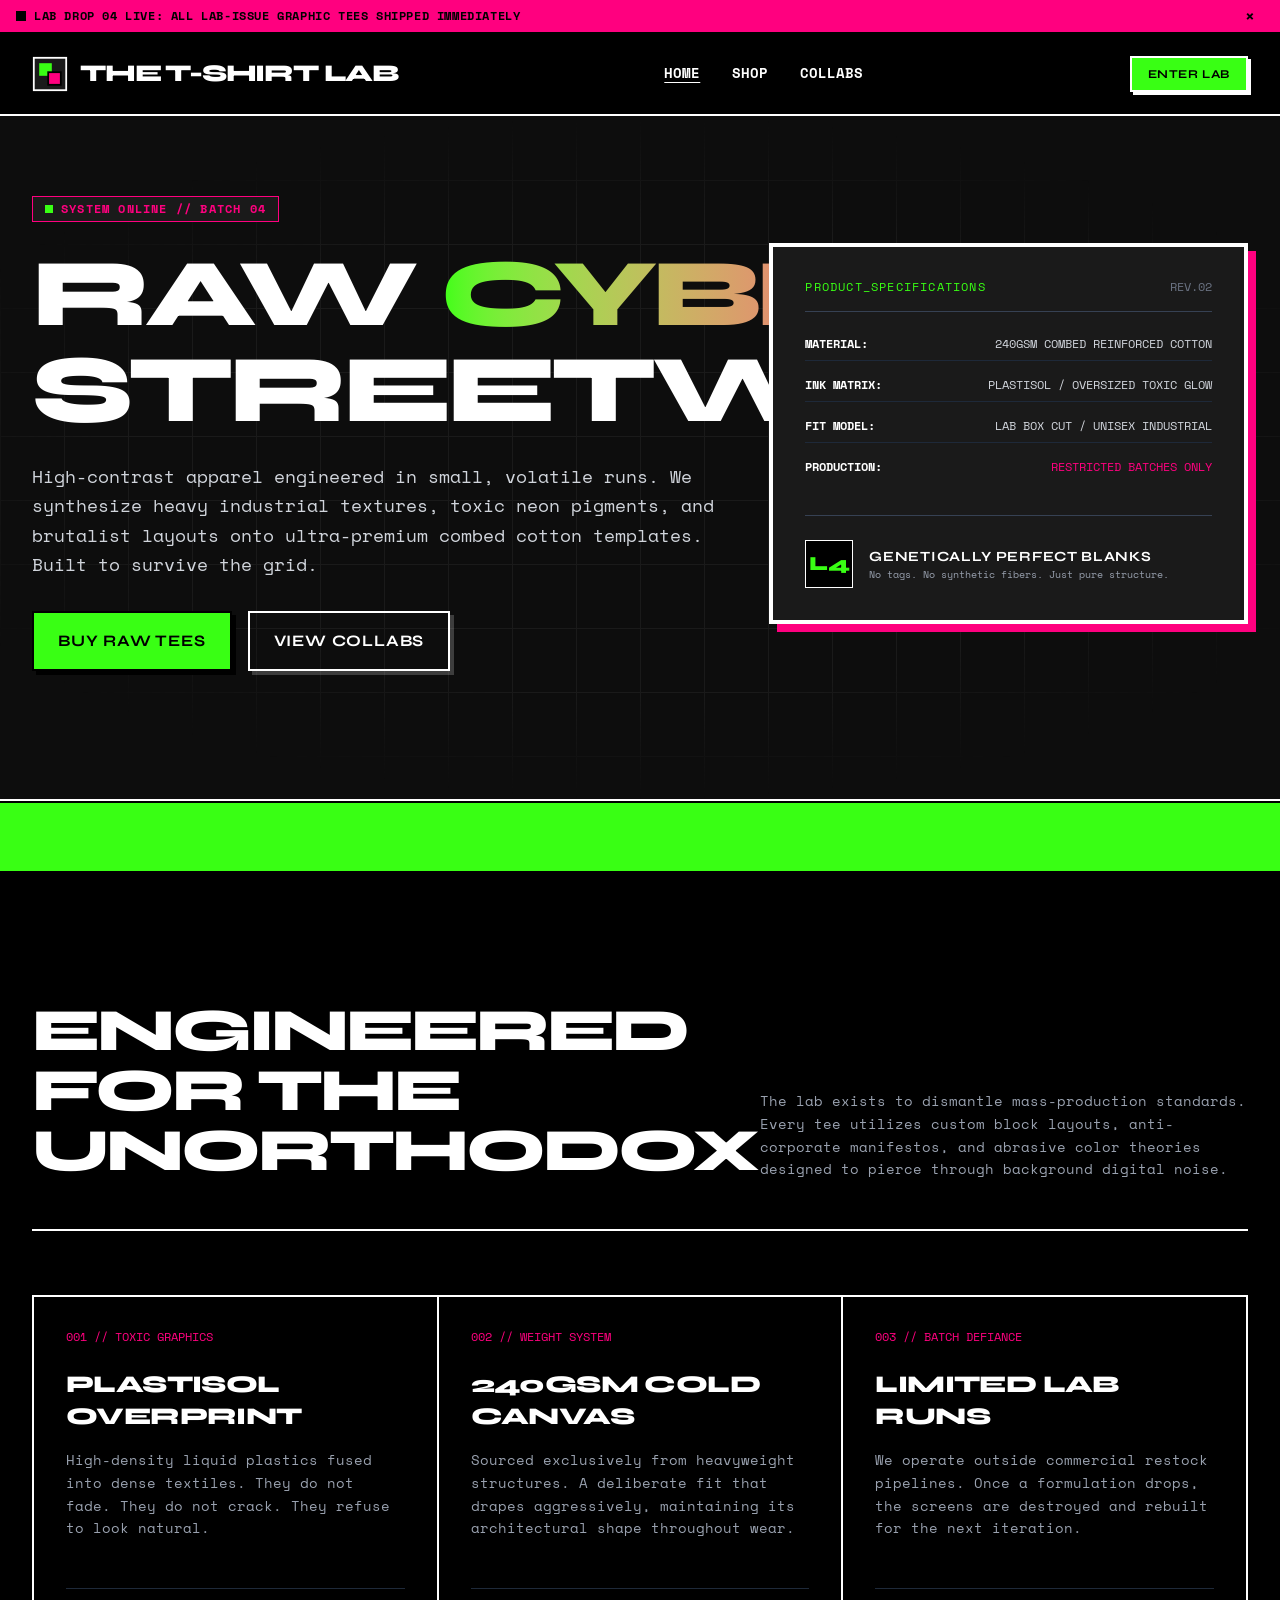
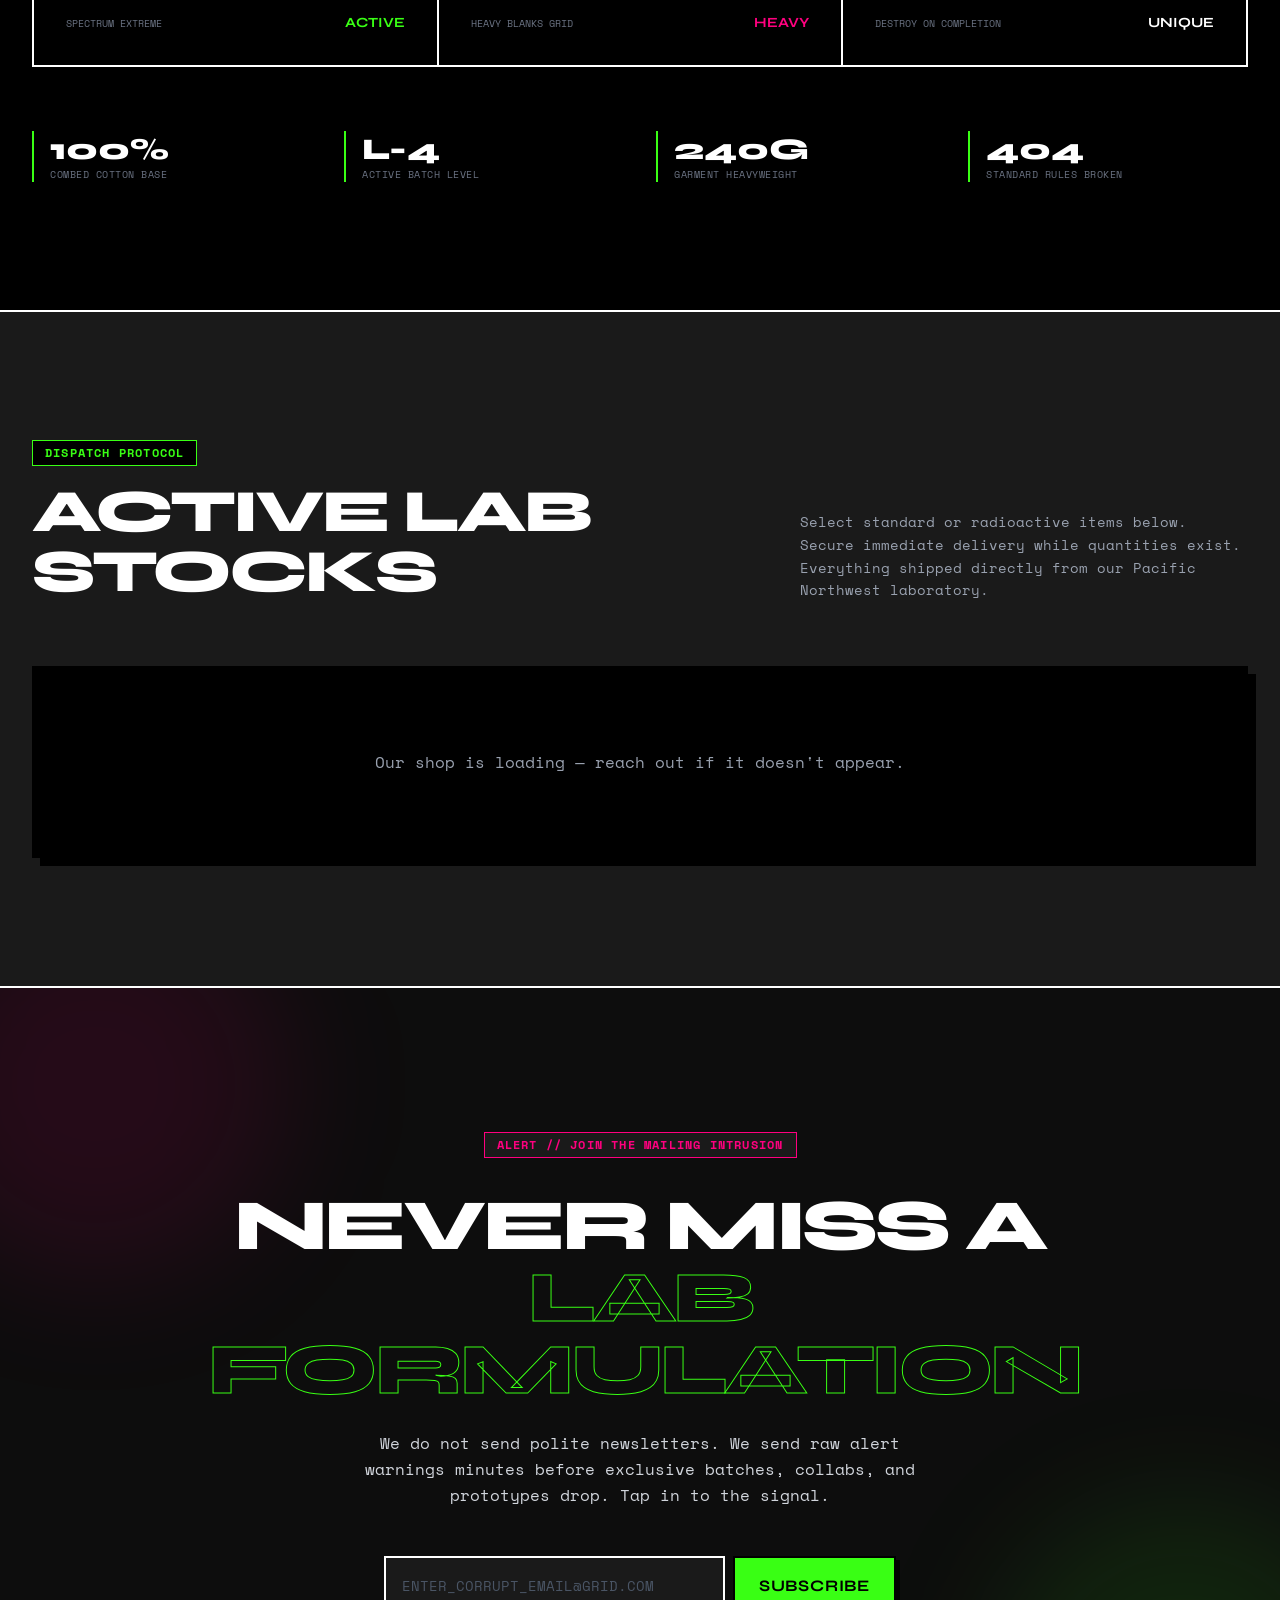
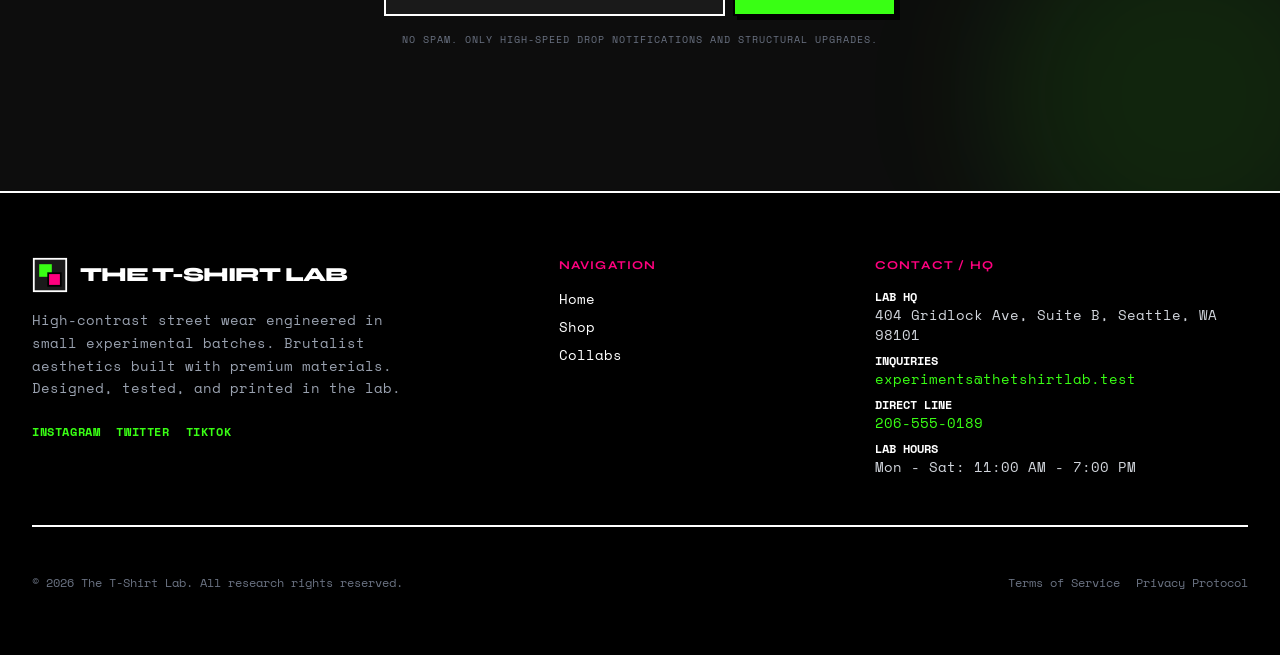
<file: index.html>
<!DOCTYPE html>
<html lang="en">
<head>
<meta charset="utf-8">
<meta name="viewport" content="width=device-width, initial-scale=1">
<title>The T-Shirt Lab | Cyber Streetwear &amp; Experimental Garments</title>
<meta name="description" content="High-contrast cyber-streetwear engineered in small experimental batches. Explore heavy-weight graphic tees, toxic neon aesthetics, and raw brutalist design.">
<link rel="canonical" href="https://t-shirt-lab-5d73.sites.tibly.ai/">
<meta property="og:type" content="website">
<meta property="og:url" content="https://t-shirt-lab-5d73.sites.tibly.ai/">
<meta property="og:site_name" content="The T-Shirt Lab">
<meta property="og:title" content="The T-Shirt Lab | Cyber Streetwear &amp; Experimental Garments">
<meta property="og:description" content="High-contrast cyber-streetwear engineered in small experimental batches. Explore heavy-weight graphic tees, toxic neon aesthetics, and raw brutalist design.">
<meta name="twitter:card" content="summary_large_image">
<script type="application/ld+json" data-tibly-business>{"@context":"https://schema.org","@type":"Store","name":"The T-Shirt Lab","url":"https://t-shirt-lab-5d73.sites.tibly.ai/"}</script>
<link rel="icon" href="/favicon.svg" type="image/svg+xml">
<link rel="preconnect" href="https://fonts.googleapis.com">
<link rel="preconnect" href="https://fonts.gstatic.com" crossorigin>
<link href="https://fonts.googleapis.com/css2?family=Space+Mono:ital,wght@0,400;0,700;1,400;1,700&family=Syne:wght@700;800&display=swap" rel="stylesheet">
<style>details[open] > *:not(summary){animation:tibly-acc .35s ease}@keyframes tibly-acc{from{opacity:0;transform:translateY(-4px)}}</style>
<style>@media (prefers-reduced-motion:no-preference){.tibly-fx{opacity:0;transform:translateY(24px);transition:opacity .7s ease,transform .7s ease}.tibly-fx.tibly-fx-in{opacity:1;transform:none}}</style>
<script>addEventListener('DOMContentLoaded',function(){if(!('IntersectionObserver' in window))return;var io=new IntersectionObserver(function(es){es.forEach(function(en){if(en.isIntersecting){en.target.classList.add('tibly-fx-in');io.unobserve(en.target)}})},{rootMargin:'0px 0px -8% 0px'});document.querySelectorAll('section[data-block] > *').forEach(function(el){var p=getComputedStyle(el).position;if(p==='absolute'||p==='fixed')return;if(el.getBoundingClientRect().top>innerHeight){el.classList.add('tibly-fx');io.observe(el)}})});</script>
<style>.tibly-ba{position:relative;overflow:hidden;--ba:50%;cursor:ew-resize;touch-action:pan-y;user-select:none;-webkit-user-select:none}.tibly-ba>img{display:block;width:100%;height:100%;object-fit:cover}.tibly-ba .tibly-ba-before{position:absolute;inset:0;clip-path:inset(0 calc(100% - var(--ba)) 0 0)}.tibly-ba .tibly-ba-before img{display:block;width:100%;height:100%;object-fit:cover}.tibly-ba::after{content:'';position:absolute;top:0;bottom:0;left:var(--ba);width:2px;margin-left:-1px;background:#fff;box-shadow:0 0 6px rgba(0,0,0,.55);pointer-events:none;z-index:1}.tibly-ba::before{content:'';position:absolute;top:50%;left:var(--ba);width:44px;height:44px;transform:translate(-50%,-50%);border-radius:9999px;background:rgba(0,0,0,.75) url("data:image/svg+xml,%3Csvg%20xmlns='http://www.w3.org/2000/svg'%20viewBox='0%200%2024%2024'%20fill='%23fff'%3E%3Cpath%20d='M9%206l-6%206%206%206zM15%206l6%206-6%206z'/%3E%3C/svg%3E") center/22px 22px no-repeat;border:2px solid #fff;box-shadow:0 2px 8px rgba(0,0,0,.4);pointer-events:none;z-index:1}.tibly-ba input[type=range]{position:absolute;inset:0;width:100%;height:100%;margin:0;opacity:0;pointer-events:none;-webkit-appearance:none;appearance:none;z-index:2}.tibly-gallery-item{position:relative;overflow:hidden;margin:0;display:block;isolation:isolate}.tibly-gallery-item>img,.tibly-gallery-item>a>img{display:block;width:100%;height:100%;object-fit:cover;transition:transform 1.1s cubic-bezier(.2,.7,.2,1),filter .6s ease}.tibly-gallery-item:hover>img,.tibly-gallery-item:hover>a>img,.tibly-gallery-item:focus-within>img{transform:scale(1.06);filter:brightness(1.04)}.tibly-gallery-item>figcaption{position:absolute;left:0;right:0;bottom:0;padding:2.25rem 1rem .9rem;color:#fff;font-size:.875rem;line-height:1.35;background:linear-gradient(to top,rgba(0,0,0,.7),rgba(0,0,0,0));transform:translateY(100%);opacity:0;transition:transform .55s cubic-bezier(.2,.7,.2,1),opacity .45s ease;pointer-events:none}.tibly-gallery-item:hover>figcaption,.tibly-gallery-item:focus-within>figcaption{transform:none;opacity:1}@media (hover:none){.tibly-gallery-item>figcaption{transform:none;opacity:1}}.tibly-gallery[data-gallery-ready] .tibly-gallery-item{opacity:0;transform:translateY(28px) scale(.97);transition:opacity .7s ease,transform .9s cubic-bezier(.2,.7,.2,1);transition-delay:calc(var(--i,0)*70ms)}.tibly-gallery[data-gallery-ready] .tibly-gallery-item.is-in{opacity:1;transform:none}@media (prefers-reduced-motion:reduce){.tibly-gallery .tibly-gallery-item{opacity:1!important;transform:none!important;transition:none!important}.tibly-gallery-item>img{transition:none!important}}[data-lightbox]{cursor:zoom-in}.tibly-lb{position:fixed;inset:0;z-index:9999;background:rgba(8,8,10,.94);-webkit-backdrop-filter:blur(14px);backdrop-filter:blur(14px);display:flex;align-items:center;justify-content:center;cursor:zoom-out;padding:clamp(16px,4vw,48px);animation:tibly-lb-in .28s ease both;touch-action:pan-y}.tibly-lb.is-out{animation:tibly-lb-out .22s ease both}.tibly-lb figure{position:relative;margin:0;max-width:100%;max-height:100%;display:flex;flex-direction:column;align-items:center;cursor:default}.tibly-lb img{display:block;-webkit-user-drag:none;user-select:none;-webkit-user-select:none;max-width:100%;max-height:calc(100vh - clamp(32px,8vw,96px) - 3.5rem);object-fit:contain;border-radius:6px;box-shadow:0 30px 80px rgba(0,0,0,.6);animation:tibly-lb-img .4s cubic-bezier(.2,.7,.2,1) both}.tibly-lb figcaption{color:rgba(255,255,255,.85);font-size:.9rem;line-height:1.4;text-align:center;padding:.9rem 1rem 0;max-width:60ch;min-height:1.5rem}.tibly-lb figcaption:empty{display:none}.tibly-lb button{position:absolute;display:flex;align-items:center;justify-content:center;width:44px;height:44px;border:0;border-radius:9999px;background:rgba(255,255,255,.12);color:#fff;cursor:pointer;transition:background .2s,transform .2s;-webkit-tap-highlight-color:transparent}.tibly-lb button:hover{background:rgba(255,255,255,.24);transform:scale(1.06)}.tibly-lb button:focus-visible{outline:2px solid #fff;outline-offset:2px}.tibly-lb button svg{width:22px;height:22px;fill:none;stroke:currentColor;stroke-width:2;stroke-linecap:round;stroke-linejoin:round}.tibly-lb .tibly-lb-x{top:16px;right:16px}.tibly-lb .tibly-lb-prev,.tibly-lb .tibly-lb-next{top:50%;transform:translateY(-50%)}.tibly-lb .tibly-lb-prev:hover,.tibly-lb .tibly-lb-next:hover{transform:translateY(-50%) scale(1.06)}.tibly-lb .tibly-lb-prev{left:12px}.tibly-lb .tibly-lb-next{right:12px}.tibly-lb .tibly-lb-n{position:absolute;top:24px;left:50%;transform:translateX(-50%);color:rgba(255,255,255,.7);font-size:.8rem;letter-spacing:.08em;font-variant-numeric:tabular-nums}.tibly-lb[data-single] .tibly-lb-prev,.tibly-lb[data-single] .tibly-lb-next,.tibly-lb[data-single] .tibly-lb-n{display:none}@keyframes tibly-lb-in{from{opacity:0}to{opacity:1}}@keyframes tibly-lb-out{from{opacity:1}to{opacity:0}}@keyframes tibly-lb-img{from{opacity:0;transform:scale(.92) translateY(12px)}to{opacity:1;transform:none}}@media (prefers-reduced-motion:reduce){.tibly-lb,.tibly-lb img,.tibly-lb.is-out{animation:none!important}}</style>
<script>document.addEventListener('input',function(e){var t=e.target;if(!t||t.type!=='range')return;var c=t.closest&&t.closest('.tibly-ba');if(c)c.style.setProperty('--ba',t.value+'%')});document.addEventListener('pointerdown',function(e){var c=e.target.closest&&e.target.closest('.tibly-ba');if(!c||e.button>0)return;e.preventDefault();var inp=c.querySelector('input[type=range]');var set=function(x){var r=c.getBoundingClientRect();if(!r.width)return;var p=Math.max(0,Math.min(100,(x-r.left)*100/r.width));c.style.setProperty('--ba',p+'%');if(inp)inp.value=Math.round(p)};set(e.clientX);var mv=function(ev){set(ev.clientX)};var up=function(){document.removeEventListener('pointermove',mv);document.removeEventListener('pointerup',up);document.removeEventListener('pointercancel',up)};document.addEventListener('pointermove',mv);document.addEventListener('pointerup',up);document.addEventListener('pointercancel',up)});document.addEventListener('click',function(e){var im=e.target.closest&&e.target.closest('[data-lightbox]');if(!im||!(im.currentSrc||im.src)||e.target.closest('.tibly-lb'))return;e.preventDefault();var scope=im.closest('.tibly-gallery')||im.closest('section')||im.parentNode;var set=Array.prototype.filter.call(scope.querySelectorAll('[data-lightbox]'),function(x){return x.currentSrc||x.src});var i=Math.max(0,set.indexOf(im));var o=document.createElement('div');o.className='tibly-lb';o.setAttribute('role','dialog');o.setAttribute('aria-modal','true');o.setAttribute('aria-label','Photo viewer');if(set.length<2)o.setAttribute('data-single','');var svgL='<svg viewBox="0 0 24 24"><path d="M15 6l-6 6 6 6"/></svg>',svgR='<svg viewBox="0 0 24 24"><path d="M9 6l6 6-6 6"/></svg>',svgX='<svg viewBox="0 0 24 24"><path d="M6 6l12 12M18 6L6 18"/></svg>';o.innerHTML='<span class="tibly-lb-n"></span><figure><img alt="" draggable="false"><figcaption></figcaption></figure><button type="button" class="tibly-lb-prev" aria-label="Previous photo">'+svgL+'</button><button type="button" class="tibly-lb-next" aria-label="Next photo">'+svgR+'</button><button type="button" class="tibly-lb-x" aria-label="Close">'+svgX+'</button>';var big=o.querySelector('img'),cap=o.querySelector('figcaption'),n=o.querySelector('.tibly-lb-n');var capOf=function(x){var f=x.closest('figure'),c=f&&f.querySelector('figcaption');return (c&&c.textContent.trim())||x.alt||''};var show=function(k){i=(k+set.length)%set.length;var x=set[i];big.style.animation='none';void big.offsetWidth;big.style.animation='';big.src=x.currentSrc||x.src;big.alt=x.alt||'';cap.textContent=capOf(x);n.textContent=(i+1)+' / '+set.length;[set[(i+1)%set.length],set[(i-1+set.length)%set.length]].forEach(function(p){if(p&&p!==x){var pre=new Image();pre.src=p.currentSrc||p.src}})};var prevOverflow=document.documentElement.style.overflow;document.documentElement.style.overflow='hidden';var close=function(){document.removeEventListener('keydown',key);o.classList.add('is-out');var done=function(){o.remove();document.documentElement.style.overflow=prevOverflow;try{im.focus({preventScroll:true})}catch(_){}};if(matchMedia('(prefers-reduced-motion:reduce)').matches)done();else setTimeout(done,220)};var key=function(ev){if(ev.key==='Escape')close();else if(ev.key==='ArrowRight')show(i+1);else if(ev.key==='ArrowLeft')show(i-1)};document.addEventListener('keydown',key);var swiped=false;o.addEventListener('click',function(ev){if(swiped){swiped=false;return}var b=ev.target.closest('button');if(b){ev.stopPropagation();if(b.classList.contains('tibly-lb-prev'))show(i-1);else if(b.classList.contains('tibly-lb-next'))show(i+1);else close();return}if(!ev.target.closest('figure'))close()});var x0=null;o.addEventListener('pointerdown',function(ev){x0=ev.clientX});o.addEventListener('pointerup',function(ev){if(x0===null)return;var dx=ev.clientX-x0;x0=null;if(Math.abs(dx)>40&&set.length>1){swiped=true;show(dx<0?i+1:i-1)}});show(i);document.body.appendChild(o);var xb=o.querySelector('.tibly-lb-x');if(xb)xb.focus({preventScroll:true})});document.addEventListener('click',function(e){var x=e.target.closest&&e.target.closest('[data-announce-close]');if(!x)return;var b=x.closest('[data-announce]');if(b){b.style.display='none';try{sessionStorage.setItem('tibly-announce','1')}catch(_){}}});addEventListener('DOMContentLoaded',function(){try{if(sessionStorage.getItem('tibly-announce')==='1'){var b=document.querySelector('[data-announce]');if(b)b.style.display='none'}}catch(_){}if('IntersectionObserver' in window&&!matchMedia('(prefers-reduced-motion:reduce)').matches){var els=document.querySelectorAll('[data-count]');if(els.length){var io=new IntersectionObserver(function(es){es.forEach(function(en){if(!en.isIntersecting)return;io.unobserve(en.target);var el=en.target,s=el.textContent||'',m=s.match(/[\d,]*\d(?:\.\d+)?/);if(!m)return;var raw=m[0],num=parseFloat(raw.replace(/,/g,''));if(!isFinite(num))return;if(!el.getAttribute('data-count'))el.setAttribute('data-count',s);var pre=s.slice(0,m.index),post=s.slice(m.index+raw.length),grp=raw.indexOf(',')>=0,dec=(raw.split('.')[1]||'').length,t0=performance.now();requestAnimationFrame(function tick(now){var p=Math.min((now-t0)/1400,1);p=1-Math.pow(1-p,3);var v=(num*p).toFixed(dec);if(grp)v=Number(v).toLocaleString('en-US',{minimumFractionDigits:dec});el.textContent=pre+v+post;if(p<1)requestAnimationFrame(tick)})})},{rootMargin:'0px 0px -10% 0px'});els.forEach(function(el){io.observe(el)})}}if('IntersectionObserver' in window&&!matchMedia('(prefers-reduced-motion:reduce)').matches){document.querySelectorAll('.tibly-gallery').forEach(function(g){var items=g.querySelectorAll('.tibly-gallery-item');if(!items.length)return;var gio=new IntersectionObserver(function(es){es.forEach(function(en){if(!en.isIntersecting)return;gio.unobserve(en.target);en.target.classList.add('is-in')})},{rootMargin:'0px 0px -8% 0px',threshold:.1});var watch=function(el,k){el.style.setProperty('--i',k%12);gio.observe(el)};items.forEach(watch);g.setAttribute('data-gallery-ready','');if('MutationObserver' in window)new MutationObserver(function(ms){ms.forEach(function(m){m.addedNodes.forEach(function(nd){if(nd.nodeType===1&&nd.classList&&nd.classList.contains('tibly-gallery-item'))watch(nd,0)})})}).observe(g,{childList:true})})}var badge=document.querySelector('[data-tibly-open]');if(badge){var src=document.querySelector('[data-tibly-field="hours"]');var txt=(src&&src.textContent||'').toLowerCase();var days=['sun','mon','tue','wed','thu','fri','sat'];var toMin=function(h,mm,ap){h=+h;mm=+(mm||0);if(ap==='pm'&&h!==12)h+=12;if(ap==='am'&&h===12)h=0;return h*60+mm};var spans=[];var re=/(sun|mon|tue|wed|thu|fri|sat|daily|every ?day)[a-z]*\s*(?:[-\u2013\u2014]\s*(sun|mon|tue|wed|thu|fri|sat)[a-z]*)?\s*:?\s*(\d{1,2})(?::(\d{2}))?\s*(am|pm)?\s*[-\u2013\u2014]\s*(\d{1,2})(?::(\d{2}))?\s*(am|pm)?/g,mm;while((mm=re.exec(txt))){var d1=mm[1].slice(0,3),d2=mm[2],ap1=mm[5]||(mm[8]==='pm'&&+mm[3]<=+mm[6]?'am':mm[8]),o=toMin(mm[3],mm[4],ap1),c=toMin(mm[6],mm[7],mm[8]);var from=d1==='dai'||d1==='eve'?0:days.indexOf(d1),to=d2?days.indexOf(d2.slice(0,3)):(d1==='dai'||d1==='eve'?6:from);if(from<0)continue;for(var d=from;;d=(d+1)%7){spans.push([d,o,c]);if(d===to)break}}if(spans.length){var now=new Date(),cur=now.getDay(),min=now.getHours()*60+now.getMinutes();var open=spans.some(function(s){return s[0]===cur&&min>=s[1]&&min<s[2]});badge.textContent=open?(badge.getAttribute('data-open-text')||'Open now'):(badge.getAttribute('data-closed-text')||'Closed now');badge.setAttribute('data-state',open?'open':'closed');badge.hidden=false}}});</script>
<style>header a[aria-current="page"]:not(:has(img,svg)){text-decoration:underline;text-underline-offset:4px;text-decoration-thickness:1px}</style>
<style>#nav-open~[class*="peer-checked:"][class*="fixed"]{min-height:100vh;min-height:100dvh}@media (prefers-reduced-motion:no-preference){label[for="nav-open"] span{transition:transform .3s ease,opacity .2s ease}header:has(#nav-open:checked) label[for="nav-open"]:not([aria-label="Close" i]) span:not(:has(span)):nth-of-type(1){transform:translateY(8px) rotate(45deg)}header:has(#nav-open:checked) label[for="nav-open"]:not([aria-label="Close" i]) span:not(:has(span)):nth-of-type(2){opacity:0}header:has(#nav-open:checked) label[for="nav-open"]:not([aria-label="Close" i]) span:not(:has(span)):nth-of-type(3){transform:translateY(-8px) rotate(-45deg)}#nav-open:checked~[class*="peer-checked:"]{animation:tibly-nav-in .25s ease}#nav-open:checked~[class*="peer-checked:"] label[for="nav-open"]{display:inline-block;animation:tibly-x-in .35s ease}@keyframes tibly-nav-in{from{opacity:0;transform:translateY(10px)}}@keyframes tibly-x-in{from{opacity:0;transform:rotate(-90deg) scale(.6)}}}</style>
<link rel="stylesheet" href="/styles.css?v=8bae660a">
</head>
<body>
<!-- block:header -->
<header class="relative w-full bg-black border-b-2 border-white z-50">
  <!-- Top Announcement Bar: T-Shirt Promo Warning -->
  <div data-announce class="flex items-center justify-between bg-accent-400 text-black px-4 py-2 border-b-2 border-black font-body text-xs font-bold uppercase tracking-wider">
    <div class="flex items-center gap-2">
      <span class="inline-block w-2.5 h-2.5 bg-black animate-pulse"></span>
      <span>LAB DROP 04 LIVE: ALL LAB-ISSUE GRAPHIC TEES SHIPPED IMMEDIATELY</span>
    </div>
    <button data-announce-close aria-label="Dismiss" class="hover:text-white text-base leading-none font-bold cursor-pointer transition-colors px-2">&times;</button>
  </div>

  <div class="max-w-7xl mx-auto px-4 sm:px-6 lg:px-8">
    <input type="checkbox" id="nav-open" class="peer sr-only">
    
    <!-- Header Main Row -->
    <div class="flex items-center justify-between h-20 relative z-50">
      <!-- Brand & Icon -->
      <a href="/" class="flex items-center gap-3 group focus:outline-none focus:ring-2 focus:ring-brand-400" aria-current="page">
        <!-- Distinctive Brutalist SVG Icon Mark: Intersecting block shapes -->
        <svg class="w-9 h-9 flex-shrink-0" viewBox="0 0 40 40" fill="none" xmlns="http://www.w3.org/2000/svg" aria-hidden="true">
          <rect x="2" y="2" width="36" height="36" fill="#1a1a1a" stroke="#ffffff" stroke-width="2"/>
          <rect x="8" y="8" width="14" height="14" fill="#39ff14" />
          <rect x="18" y="18" width="14" height="14" fill="#ff007f" stroke="#000000" stroke-width="2"/>
        </svg>
        <span class="font-display text-lg md:text-2xl font-extrabold uppercase tracking-tighter text-white group-hover:text-brand-400 transition-colors" data-tibly-field="business-name">The T-Shirt Lab</span>
      </a>

      <!-- Desktop Nav Links -->
      <nav class="hidden md:flex items-center gap-8 font-body text-sm font-bold uppercase">
        <a href="/" class="text-white hover:text-brand-400 border-b-2 border-transparent hover:border-brand-400 py-1 transition-colors" aria-current="page">Home</a>
        <a href="/shop" class="text-white hover:text-brand-400 border-b-2 border-transparent hover:border-brand-400 py-1 transition-colors">Shop</a>
        <a href="/collabs" class="text-white hover:text-brand-400 border-b-2 border-transparent hover:border-brand-400 py-1 transition-colors">Collabs</a>
      </nav>

      <!-- Desktop CTA Button -->
      <div class="hidden md:flex items-center">
        <a href="/shop" class="btn text-xs py-2 px-4 shadow-[3px_3px_0px_0px_#ffffff] border-white hover:bg-brand-400 hover:text-black">
          Enter Lab
        </a>
      </div>

      <!-- Hamburger Icon for Mobile -->
      <label for="nav-open" class="md:hidden flex flex-col gap-1.5 cursor-pointer p-2 border-2 border-white bg-surface hover:bg-brand-400 hover:text-black transition-colors" aria-label="Menu">
        <span class="w-6 h-0.5 bg-current"></span>
        <span class="w-6 h-0.5 bg-current"></span>
        <span class="w-6 h-0.5 bg-current"></span>
      </label>
    </div>

    <!-- Mobile Navigation Panel -->
    <div class="hidden peer-checked:flex md:hidden fixed inset-0 z-50 flex-col bg-black border-2 border-white p-6 justify-between">
      <!-- Mobile Panel Top -->
      <div class="flex items-center justify-between h-20">
        <div class="flex items-center gap-3">
          <svg class="w-9 h-9 flex-shrink-0" viewBox="0 0 40 40" fill="none" xmlns="http://www.w3.org/2000/svg" aria-hidden="true">
            <rect x="2" y="2" width="36" height="36" fill="#1a1a1a" stroke="#ffffff" stroke-width="2"/>
            <rect x="8" y="8" width="14" height="14" fill="#39ff14" />
            <rect x="18" y="18" width="14" height="14" fill="#ff007f" stroke="#000000" stroke-width="2"/>
          </svg>
          <span class="font-display text-lg font-extrabold uppercase tracking-tighter text-white" data-tibly-field="business-name">The T-Shirt Lab</span>
        </div>
        <label for="nav-open" class="cursor-pointer p-2 border-2 border-white bg-surface hover:bg-accent-400 transition-colors" aria-label="Close">
          <svg class="w-6 h-6 stroke-white" viewBox="0 0 24 24" fill="none" stroke-width="2">
            <path d="M18 6L6 18M6 6l12 12" />
          </svg>
        </label>
      </div>

      <!-- Mobile Panel Middle (Vertical Links) -->
      <nav class="flex flex-col gap-6 font-display text-4xl font-extrabold uppercase tracking-tighter">
        <a href="/" class="text-white hover:text-brand-400 transition-colors" aria-current="page">Home</a>
        <a href="/shop" class="text-white hover:text-brand-400 transition-colors">Shop</a>
        <a href="/collabs" class="text-white hover:text-brand-400 transition-colors">Collabs</a>
      </nav>

      <!-- Mobile Panel Bottom -->
      <div class="w-full pb-8">
        <a href="/shop" class="btn w-full text-center text-sm py-4 border-2 border-white bg-brand-400 text-black shadow-[4px_4px_0px_0px_#ffffff]">
          Explore Collective
        </a>
      </div>
    </div>
  </div>
</header>
<!-- /block:header -->
<!-- block:oversized-hero -->
<section class="relative bg-background text-ink pt-12 pb-24 md:pt-20 md:pb-32 overflow-hidden border-b-2 border-white" data-block="oversized-hero">
  <!-- Subtle dark grid background lines -->
  <div class="absolute inset-0 bg-[linear-gradient(to_right,#1a1a1a_1px,transparent_1px),linear-gradient(to_bottom,#1a1a1a_1px,transparent_1px)] bg-[size:4rem_4rem] [mask-image:radial-gradient(ellipse_60%_50%_at_50%_50%,#000_70%,transparent_100%)] opacity-40 pointer-events-none"></div>

  <div class="max-w-7xl mx-auto px-4 sm:px-6 lg:px-8 relative z-10">
    <div class="grid grid-cols-1 lg:grid-cols-12 gap-12 items-center">
      
      <!-- Big Bold Typographic Side -->
      <div class="lg:col-span-7 flex flex-col items-start">
        <div class="inline-flex items-center gap-2 px-3 py-1 bg-surface border border-accent-400 text-accent-400 font-body text-xs font-bold uppercase tracking-widest mb-6">
          <span class="inline-block w-2 h-2 bg-brand-400 animate-pulse"></span>
          SYSTEM ONLINE // BATCH 04
        </div>
        
        <h1 class="font-display text-5xl sm:text-7xl lg:text-8xl font-black uppercase tracking-tighter leading-none mb-6">
          RAW <span class="bg-gradient-to-r from-brand-400 to-accent-400 bg-clip-text text-transparent">CYBER</span> STREETWEAR
        </h1>
        
        <p class="font-body text-base md:text-lg text-gray-300 max-w-prose mb-8 leading-relaxed">
          High-contrast apparel engineered in small, volatile runs. We synthesize heavy industrial textures, toxic neon pigments, and brutalist layouts onto ultra-premium combed cotton templates. Built to survive the grid.
        </p>
        
        <div class="flex flex-wrap gap-4 w-full sm:w-auto">
          <a href="/shop" class="btn w-full sm:w-auto text-center">
            BUY RAW TEES
          </a>
          <a href="/collabs" class="btn-secondary w-full sm:w-auto text-center">
            VIEW COLLABS
          </a>
        </div>
      </div>

      <!-- Conceptual Brutalist Card Side -->
      <div class="lg:col-span-5 relative">
        <div class="card bg-surface border-4 border-white p-8 shadow-[8px_8px_0px_0px_#ff007f] hover:translate-x-[-2px] hover:translate-y-[-2px] hover:shadow-[10px_10px_0px_0px_#39ff14] transition-all duration-200">
          <div class="flex justify-between items-center border-b border-gray-700 pb-4 mb-6">
            <span class="font-body text-xs text-brand-400 uppercase tracking-widest">PRODUCT_SPECIFICATIONS</span>
            <span class="font-body text-xs text-gray-500">REV.02</span>
          </div>
          
          <ul class="font-body text-xs space-y-4 text-gray-300">
            <li class="flex justify-between items-start border-b border-gray-800 pb-2">
              <span class="text-white font-bold">MATERIAL:</span>
              <span class="text-right">240GSM COMBED REINFORCED COTTON</span>
            </li>
            <li class="flex justify-between items-start border-b border-gray-800 pb-2">
              <span class="text-white font-bold">INK MATRIX:</span>
              <span class="text-right">PLASTISOL / OVERSIZED TOXIC GLOW</span>
            </li>
            <li class="flex justify-between items-start border-b border-gray-800 pb-2">
              <span class="text-white font-bold">FIT MODEL:</span>
              <span class="text-right">LAB BOX CUT / UNISEX INDUSTRIAL</span>
            </li>
            <li class="flex justify-between items-start pb-2">
              <span class="text-white font-bold">PRODUCTION:</span>
              <span class="text-right text-accent-400">RESTRICTED BATCHES ONLY</span>
            </li>
          </ul>

          <div class="mt-8 border-t border-gray-700 pt-6">
            <div class="flex items-center gap-4">
              <div class="w-12 h-12 bg-black border border-white flex items-center justify-center font-display text-xl font-black text-brand-400">
                L4
              </div>
              <div>
                <p class="font-display text-sm font-bold uppercase tracking-wider text-white">GENETICALLY PERFECT BLANKS</p>
                <p class="font-body text-[10px] text-gray-400">No tags. No synthetic fibers. Just pure structure.</p>
              </div>
            </div>
          </div>
        </div>
      </div>

    </div>
  </div>
</section>
<!-- /block:oversized-hero -->
<!-- block:marquee-strip -->
<section class="bg-brand-400 border-y-2 border-black py-4 overflow-hidden relative" data-block="marquee-strip">
  <!-- Slogan track printed twice for continuous loop -->
  <div class="flex w-max animate-marquee font-display text-xl md:text-3xl font-black uppercase tracking-tighter text-black select-none">
    <div class="flex items-center gap-12 pr-12">
      <span>DO NOT SUBMIT TO MONOTONY</span>
      <span class="inline-block w-4 h-4 bg-black rotate-45"></span>
      <span>RESTRICTED DESIGN EXPERIMENTS</span>
      <span class="inline-block w-4 h-4 bg-black rotate-45"></span>
      <span>BATCH DROP 04 DISPATCHED IMMEDIATELY</span>
      <span class="inline-block w-4 h-4 bg-black rotate-45"></span>
      <span>STREET WEAR BUILT FOR THE GRID</span>
      <span class="inline-block w-4 h-4 bg-black rotate-45"></span>
      <span>COLLABORATION INTRUSION WARNING</span>
      <span class="inline-block w-4 h-4 bg-black rotate-45"></span>
    </div>
    <div class="flex items-center gap-12 pr-12" aria-hidden="true">
      <span>DO NOT SUBMIT TO MONOTONY</span>
      <span class="inline-block w-4 h-4 bg-black rotate-45"></span>
      <span>RESTRICTED DESIGN EXPERIMENTS</span>
      <span class="inline-block w-4 h-4 bg-black rotate-45"></span>
      <span>BATCH DROP 04 DISPATCHED IMMEDIATELY</span>
      <span class="inline-block w-4 h-4 bg-black rotate-45"></span>
      <span>STREET WEAR BUILT FOR THE GRID</span>
      <span class="inline-block w-4 h-4 bg-black rotate-45"></span>
      <span>COLLABORATION INTRUSION WARNING</span>
      <span class="inline-block w-4 h-4 bg-black rotate-45"></span>
    </div>
  </div>
</section>
<!-- /block:marquee-strip -->
<!-- block:bordered-grid -->
<section class="bg-black text-white py-20 md:py-32 border-b-2 border-white" data-block="bordered-grid">
  <div class="max-w-7xl mx-auto px-4 sm:px-6 lg:px-8">
    
    <!-- Section Intro with Offset Grid Placement -->
    <div class="grid grid-cols-1 lg:grid-cols-12 gap-8 mb-16 border-b-2 border-white pb-12">
      <div class="lg:col-span-7">
        <h2 class="font-display text-4xl md:text-6xl font-black uppercase tracking-tighter leading-none">
          ENGINEERED FOR THE UNORTHODOX
        </h2>
      </div>
      <div class="lg:col-span-5 flex items-end">
        <p class="font-body text-sm text-gray-400 leading-relaxed">
          The lab exists to dismantle mass-production standards. Every tee utilizes custom block layouts, anti-corporate manifestos, and abrasive color theories designed to pierce through background digital noise.
        </p>
      </div>
    </div>

    <!-- The Grid of Technical Features -->
    <div class="grid grid-cols-1 md:grid-cols-3 border-l-2 border-t-2 border-white">
      
      <!-- Feature 1 -->
      <div class="p-8 border-r-2 border-b-2 border-white flex flex-col justify-between group hover:bg-surface transition-colors duration-200">
        <div>
          <span class="font-body text-xs text-accent-400 block mb-6">001 // TOXIC GRAPHICS</span>
          <h3 class="font-display text-2xl font-black uppercase tracking-tight mb-4 group-hover:text-brand-400 transition-colors">
            PLASTISOL OVERPRINT
          </h3>
          <p class="font-body text-sm text-gray-400 leading-relaxed">
            High-density liquid plastics fused into dense textiles. They do not fade. They do not crack. They refuse to look natural.
          </p>
        </div>
        <div class="mt-12 pt-6 border-t border-gray-800 flex justify-between items-center">
          <span class="font-body text-[10px] text-gray-500">SPECTRUM EXTREME</span>
          <span class="font-display text-sm font-bold text-brand-400">ACTIVE</span>
        </div>
      </div>

      <!-- Feature 2 -->
      <div class="p-8 border-r-2 border-b-2 border-white flex flex-col justify-between group hover:bg-surface transition-colors duration-200">
        <div>
          <span class="font-body text-xs text-accent-400 block mb-6">002 // WEIGHT SYSTEM</span>
          <h3 class="font-display text-2xl font-black uppercase tracking-tight mb-4 group-hover:text-brand-400 transition-colors">
            240GSM COLD CANVAS
          </h3>
          <p class="font-body text-sm text-gray-400 leading-relaxed">
            Sourced exclusively from heavyweight structures. A deliberate fit that drapes aggressively, maintaining its architectural shape throughout wear.
          </p>
        </div>
        <div class="mt-12 pt-6 border-t border-gray-800 flex justify-between items-center">
          <span class="font-body text-[10px] text-gray-500">HEAVY BLANKS GRID</span>
          <span class="font-display text-sm font-bold text-accent-400">HEAVY</span>
        </div>
      </div>

      <!-- Feature 3 -->
      <div class="p-8 border-r-2 border-b-2 border-white flex flex-col justify-between group hover:bg-surface transition-colors duration-200">
        <div>
          <span class="font-body text-xs text-accent-400 block mb-6">003 // BATCH DEFIANCE</span>
          <h3 class="font-display text-2xl font-black uppercase tracking-tight mb-4 group-hover:text-brand-400 transition-colors">
            LIMITED LAB RUNS
          </h3>
          <p class="font-body text-sm text-gray-400 leading-relaxed">
            We operate outside commercial restock pipelines. Once a formulation drops, the screens are destroyed and rebuilt for the next iteration.
          </p>
        </div>
        <div class="mt-12 pt-6 border-t border-gray-800 flex justify-between items-center">
          <span class="font-body text-[10px] text-gray-500">DESTROY ON COMPLETION</span>
          <span class="font-display text-sm font-bold text-white">UNIQUE</span>
        </div>
      </div>

    </div>

    <!-- Bottom Metric Row -->
    <div class="mt-16 grid grid-cols-2 md:grid-cols-4 gap-8">
      <div class="border-l-2 border-brand-400 pl-4">
        <div class="font-display text-3xl font-black text-white"><span data-count>100</span>%</div>
        <div class="font-body text-[10px] text-gray-500 uppercase tracking-wider">Combed Cotton Base</div>
      </div>
      <div class="border-l-2 border-brand-400 pl-4">
        <div class="font-display text-3xl font-black text-white">L-<span data-count>4</span></div>
        <div class="font-body text-[10px] text-gray-500 uppercase tracking-wider">Active Batch Level</div>
      </div>
      <div class="border-l-2 border-brand-400 pl-4">
        <div class="font-display text-3xl font-black text-white"><span data-count>240</span>G</div>
        <div class="font-body text-[10px] text-gray-500 uppercase tracking-wider">Garment Heavyweight</div>
      </div>
      <div class="border-l-2 border-brand-400 pl-4">
        <div class="font-display text-3xl font-black text-white"><span data-count>404</span></div>
        <div class="font-body text-[10px] text-gray-500 uppercase tracking-wider">Standard Rules Broken</div>
      </div>
    </div>

  </div>
</section>
<!-- /block:bordered-grid -->
<!-- block:shop -->
<section class="bg-surface text-white py-20 md:py-32 border-b-2 border-white" id="lab-store" data-block="shop">
  <div class="max-w-7xl mx-auto px-4 sm:px-6 lg:px-8">
    
    <!-- Store Header -->
    <div class="flex flex-col md:flex-row justify-between items-start md:items-end gap-6 mb-16">
      <div>
        <div class="inline-flex items-center gap-2 px-3 py-1 bg-black border border-brand-400 text-brand-400 font-body text-xs font-bold uppercase tracking-widest mb-4">
          DISPATCH PROTOCOL
        </div>
        <h2 class="font-display text-4xl md:text-6xl font-black uppercase tracking-tighter">
          ACTIVE LAB STOCKS
        </h2>
      </div>
      <p class="font-body text-sm text-gray-400 max-w-md leading-relaxed">
        Select standard or radioactive items below. Secure immediate delivery while quantities exist. Everything shipped directly from our Pacific Northwest laboratory.
      </p>
    </div>

    <!-- Live Store Widget Container -->
    <div class="border-4 border-black shadow-[8px_8px_0px_0px_#000000] bg-black p-4 md:p-8">
      <div data-tibly-store class="font-body text-center py-12 text-gray-400">
        Our shop is loading — reach out if it doesn't appear.
      </div>
    </div>

  </div>
</section>
<!-- /block:shop -->
<!-- block:blunt-cta -->
<section class="relative bg-background text-white py-24 md:py-36 overflow-hidden" data-block="blunt-cta">
  <!-- Toxic Accent Blur -->
  <div class="absolute -right-24 -bottom-24 w-96 h-96 rounded-full bg-brand-400/10 blur-3xl pointer-events-none"></div>
  <div class="absolute -left-24 -top-24 w-96 h-96 rounded-full bg-accent-400/10 blur-3xl pointer-events-none"></div>

  <div class="max-w-4xl mx-auto px-4 text-center relative z-10">
    <div class="inline-flex items-center gap-2 px-3 py-1 bg-surface border border-accent-400 text-accent-400 font-body text-xs font-bold uppercase tracking-widest mb-8">
      ALERT // JOIN THE MAILING INTRUSION
    </div>
    
    <h2 class="font-display text-5xl sm:text-7xl font-black uppercase tracking-tighter leading-none mb-6">
      NEVER MISS A <br>
      <span class="[-webkit-text-stroke:1px_var(--color-brand-400)] text-transparent">LAB FORMULATION</span>
    </h2>
    
    <p class="font-body text-sm md:text-base text-gray-300 max-w-xl mx-auto mb-12 leading-relaxed">
      We do not send polite newsletters. We send raw alert warnings minutes before exclusive batches, collabs, and prototypes drop. Tap in to the signal.
    </p>

    <!-- Sign-up Form -->
    <div class="max-w-lg mx-auto">
      <form method="POST" action="/api/public/site-forms" class="space-y-4">
        <input type="hidden" name="_page" value="/">
        <input type="text" name="_gotcha" class="hidden" tabindex="-1" autocomplete="off" aria-hidden="true">
        
        <div class="flex flex-col sm:flex-row gap-2">
          <input type="email" name="email" required placeholder="ENTER_CORRUPT_EMAIL@GRID.COM" 
            class="flex-1 px-4 py-4 bg-surface border-2 border-white font-body text-sm text-white placeholder-gray-600 focus:outline-none focus:border-brand-400 rounded-none">
          <button type="submit" class="btn shrink-0 w-full sm:w-auto">
            SUBSCRIBE
          </button>
        </div>
        
        <p class="font-body text-[10px] text-gray-500 uppercase tracking-widest">
          No spam. Only high-speed drop notifications and structural upgrades.
        </p>
      </form>
    </div>

  </div>
</section>
<!-- /block:blunt-cta -->
<!-- block:footer -->
<footer class="bg-black border-t-2 border-white text-white relative pb-28 md:pb-16 pt-16">
  <div class="max-w-7xl mx-auto px-4 sm:px-6 lg:px-8">
    
    <!-- Footer Primary Grid -->
    <div class="grid grid-cols-1 md:grid-cols-12 gap-12 border-b-2 border-white pb-12 mb-12">
      
      <!-- Column 1: Brand & Identity -->
      <div class="md:col-span-5 flex flex-col gap-4">
        <div class="flex items-center gap-3">
          <svg class="w-9 h-9 flex-shrink-0" viewBox="0 0 40 40" fill="none" xmlns="http://www.w3.org/2000/svg" aria-hidden="true">
            <rect x="2" y="2" width="36" height="36" fill="#1a1a1a" stroke="#ffffff" stroke-width="2"/>
            <rect x="8" y="8" width="14" height="14" fill="#39ff14" />
            <rect x="18" y="18" width="14" height="14" fill="#ff007f" stroke="#000000" stroke-width="2"/>
          </svg>
          <span class="font-display text-xl font-extrabold uppercase tracking-tighter" data-tibly-field="business-name">The T-Shirt Lab</span>
        </div>
        <p class="font-body text-sm text-gray-400 max-w-sm leading-relaxed">
          High-contrast street wear engineered in small experimental batches. Brutalist aesthetics built with premium materials. Designed, tested, and printed in the lab.
        </p>
        <div class="flex gap-4 mt-2" data-tibly-field="links">
          <a href="https://instagram.com" class="font-body text-xs font-bold uppercase tracking-wider text-brand-400 hover:text-accent-400 transition-colors">Instagram</a>
          <a href="https://twitter.com" class="font-body text-xs font-bold uppercase tracking-wider text-brand-400 hover:text-accent-400 transition-colors">Twitter</a>
          <a href="https://tiktok.com" class="font-body text-xs font-bold uppercase tracking-wider text-brand-400 hover:text-accent-400 transition-colors">TikTok</a>
        </div>
      </div>

      <!-- Column 2: Quick Links -->
      <div class="md:col-span-3 flex flex-col gap-4">
        <h4 class="font-display text-xs font-bold uppercase tracking-widest text-accent-400">Navigation</h4>
        <nav class="flex flex-col gap-2 font-body text-sm">
          <a href="/" class="hover:text-brand-400 transition-colors">Home</a>
          <a href="/shop" class="hover:text-brand-400 transition-colors">Shop</a>
          <a href="/collabs" class="hover:text-brand-400 transition-colors">Collabs</a>
        </nav>
      </div>

      <!-- Column 3: Contact & Hours Info -->
      <div class="md:col-span-4 flex flex-col gap-4 font-body text-sm">
        <h4 class="font-display text-xs font-bold uppercase tracking-widest text-accent-400">Contact / HQ</h4>
        <div class="flex flex-col gap-2 text-gray-300">
          <p>
            <span class="block text-xs font-bold text-white uppercase">Lab HQ</span>
            <span data-tibly-field="address">404 Gridlock Ave, Suite B, Seattle, WA 98101</span>
          </p>
          <p>
            <span class="block text-xs font-bold text-white uppercase">Inquiries</span>
            <a href="mailto:experiments@thetshirtlab.test" class="text-brand-400 hover:underline" data-tibly-field="email">experiments@thetshirtlab.test</a>
          </p>
          <p>
            <span class="block text-xs font-bold text-white uppercase">Direct Line</span>
            <a href="tel:2065550189" class="text-brand-400 hover:underline" data-tibly-field="phone">206-555-0189</a>
          </p>
          <p>
            <span class="block text-xs font-bold text-white uppercase">Lab Hours</span>
            <span data-tibly-field="hours">Mon - Sat: 11:00 AM - 7:00 PM</span>
          </p>
        </div>
      </div>

    </div>

    <!-- Footer Bottom Row -->
    <div class="flex flex-col md:flex-row justify-between items-start md:items-center gap-4 font-body text-xs text-gray-500">
      <p>&copy; 2026 <span data-tibly-field="business-name">The T-Shirt Lab</span>. All research rights reserved.</p>
      <div class="flex gap-4">
        <a href="/privacy" class="hover:underline">Terms of Service</a>
        <a href="/privacy" class="hover:underline">Privacy Protocol</a>
      </div>
    </div>

  </div>

  <!-- STICKY MOBILE CALL BAR -->
  <div class="md:hidden fixed bottom-0 inset-x-0 z-40 bg-black border-t-2 border-white p-3">
    <a href="tel:2065550189" data-tibly-field="phone" class="btn w-full py-3.5 text-center text-sm font-bold tracking-wider bg-brand-400 text-black border-2 border-black flex items-center justify-center gap-2">
      <svg class="w-4 h-4 fill-current" viewBox="0 0 24 24">
        <path d="M21.384 17.791l-3.75-3.214a1.25 1.25 0 0 0-1.616-.046l-2.23 1.734c-3.118-1.543-5.636-4.059-7.177-7.177l1.732-2.23a1.25 1.25 0 0 0-.043-1.616L5.1.492a1.25 1.25 0 0 0-1.658-.027L.811 2.92a3.75 3.75 0 0 0-1.077 3.518c.844 4.545 3.325 8.784 7.021 12.48 3.696 3.696 7.935 6.177 12.48 7.021a3.75 3.75 0 0 0 3.518-1.077l2.454-2.631a1.25 1.25 0 0 0-.023-1.658z"/>
      </svg>
      CALL THE LAB
    </a>
  </div>
</footer>
<!-- /block:footer -->
  <script async src="https://api.tibly.ai/widget/v1.js"></script>
</body>
</html>
</file>
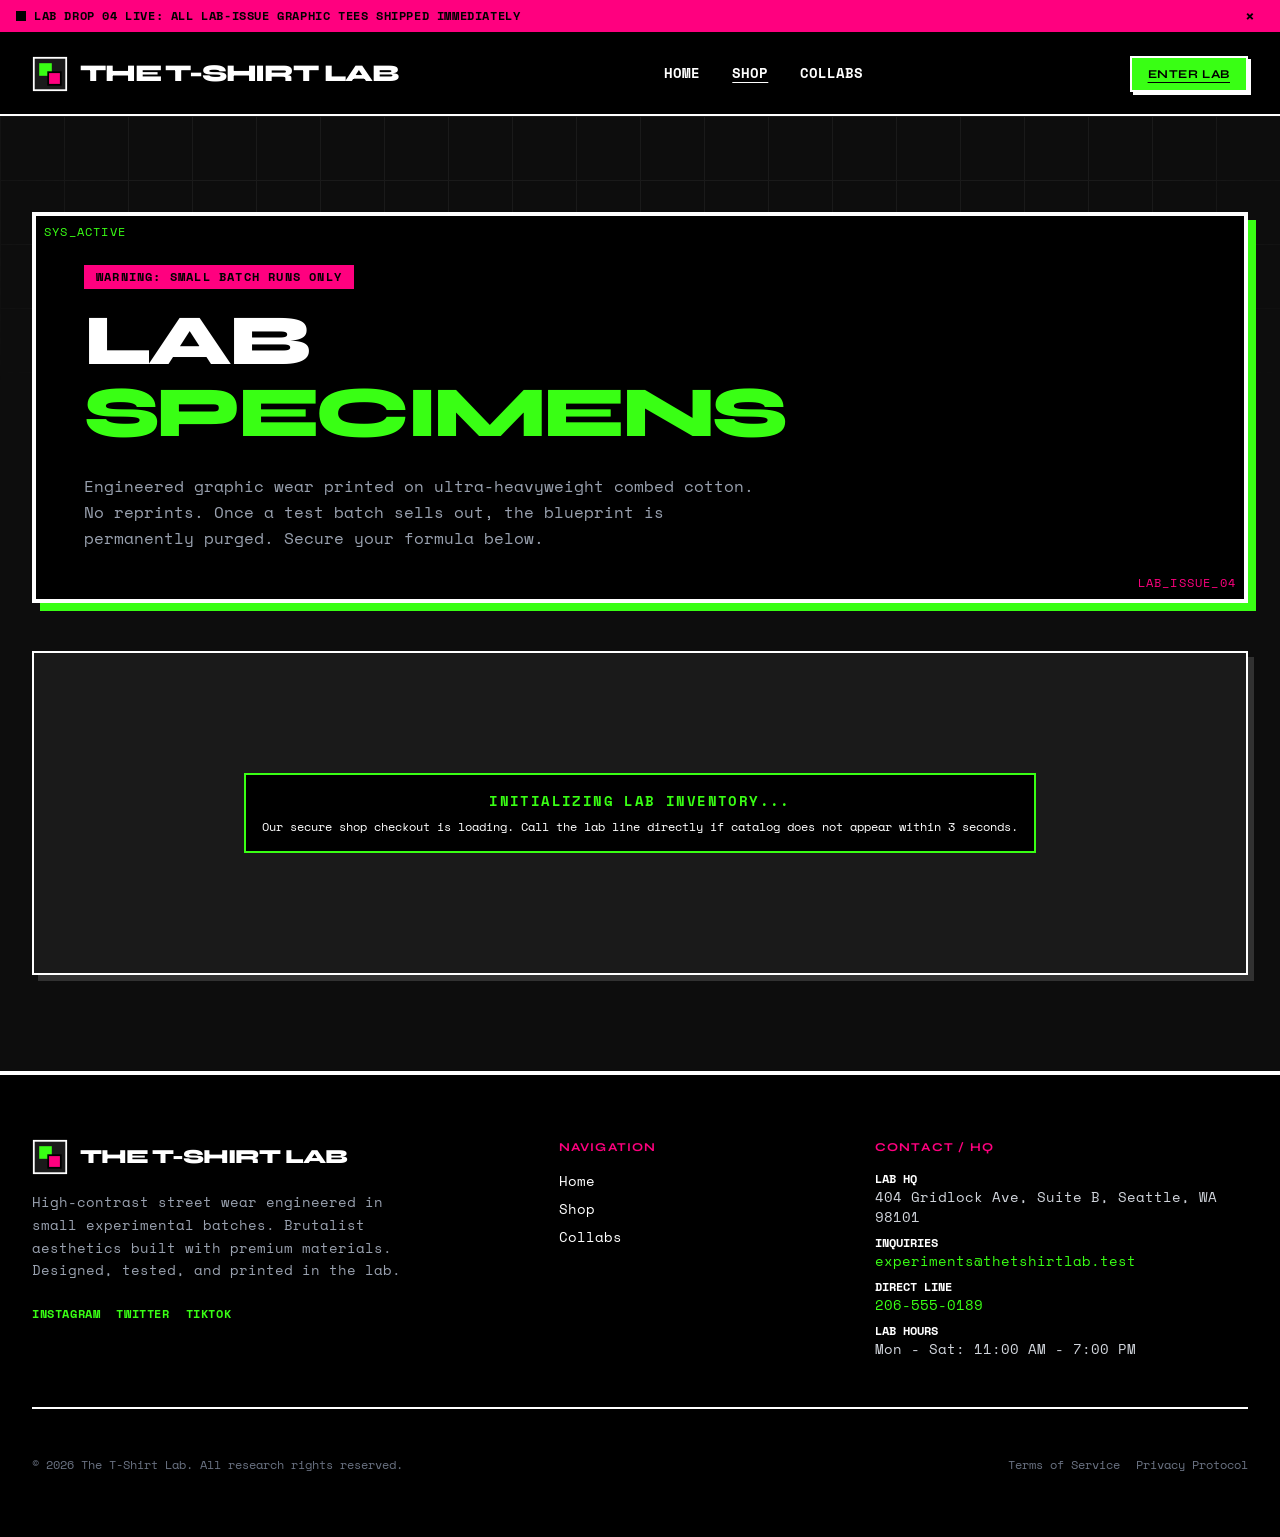
<file: shop.html>
<!DOCTYPE html>
<html lang="en">
<head>
<meta charset="utf-8">
<meta name="viewport" content="width=device-width, initial-scale=1">
<title>The Experimental Shop | The T-Shirt Lab</title>
<meta name="description" content="Secure your specimen. Browse limited-run custom-printed graphic tees and artist collaborations. Built in heavy cotton, designed for the streets.">
<link rel="canonical" href="https://t-shirt-lab-5d73.sites.tibly.ai/shop">
<meta property="og:type" content="website">
<meta property="og:url" content="https://t-shirt-lab-5d73.sites.tibly.ai/shop">
<meta property="og:site_name" content="The T-Shirt Lab">
<meta property="og:title" content="The Experimental Shop | The T-Shirt Lab">
<meta property="og:description" content="Secure your specimen. Browse limited-run custom-printed graphic tees and artist collaborations. Built in heavy cotton, designed for the streets.">
<meta name="twitter:card" content="summary_large_image">
<script type="application/ld+json" data-tibly-business>{"@context":"https://schema.org","@type":"Store","name":"The T-Shirt Lab","url":"https://t-shirt-lab-5d73.sites.tibly.ai/"}</script>
<link rel="icon" href="/favicon.svg" type="image/svg+xml">
<link rel="preconnect" href="https://fonts.googleapis.com">
<link rel="preconnect" href="https://fonts.gstatic.com" crossorigin>
<link href="https://fonts.googleapis.com/css2?family=Space+Mono:ital,wght@0,400;0,700;1,400;1,700&family=Syne:wght@700;800&display=swap" rel="stylesheet">
<style>details[open] > *:not(summary){animation:tibly-acc .35s ease}@keyframes tibly-acc{from{opacity:0;transform:translateY(-4px)}}</style>
<style>@media (prefers-reduced-motion:no-preference){.tibly-fx{opacity:0;transform:translateY(24px);transition:opacity .7s ease,transform .7s ease}.tibly-fx.tibly-fx-in{opacity:1;transform:none}}</style>
<script>addEventListener('DOMContentLoaded',function(){if(!('IntersectionObserver' in window))return;var io=new IntersectionObserver(function(es){es.forEach(function(en){if(en.isIntersecting){en.target.classList.add('tibly-fx-in');io.unobserve(en.target)}})},{rootMargin:'0px 0px -8% 0px'});document.querySelectorAll('section[data-block] > *').forEach(function(el){var p=getComputedStyle(el).position;if(p==='absolute'||p==='fixed')return;if(el.getBoundingClientRect().top>innerHeight){el.classList.add('tibly-fx');io.observe(el)}})});</script>
<style>.tibly-ba{position:relative;overflow:hidden;--ba:50%;cursor:ew-resize;touch-action:pan-y;user-select:none;-webkit-user-select:none}.tibly-ba>img{display:block;width:100%;height:100%;object-fit:cover}.tibly-ba .tibly-ba-before{position:absolute;inset:0;clip-path:inset(0 calc(100% - var(--ba)) 0 0)}.tibly-ba .tibly-ba-before img{display:block;width:100%;height:100%;object-fit:cover}.tibly-ba::after{content:'';position:absolute;top:0;bottom:0;left:var(--ba);width:2px;margin-left:-1px;background:#fff;box-shadow:0 0 6px rgba(0,0,0,.55);pointer-events:none;z-index:1}.tibly-ba::before{content:'';position:absolute;top:50%;left:var(--ba);width:44px;height:44px;transform:translate(-50%,-50%);border-radius:9999px;background:rgba(0,0,0,.75) url("data:image/svg+xml,%3Csvg%20xmlns='http://www.w3.org/2000/svg'%20viewBox='0%200%2024%2024'%20fill='%23fff'%3E%3Cpath%20d='M9%206l-6%206%206%206zM15%206l6%206-6%206z'/%3E%3C/svg%3E") center/22px 22px no-repeat;border:2px solid #fff;box-shadow:0 2px 8px rgba(0,0,0,.4);pointer-events:none;z-index:1}.tibly-ba input[type=range]{position:absolute;inset:0;width:100%;height:100%;margin:0;opacity:0;pointer-events:none;-webkit-appearance:none;appearance:none;z-index:2}.tibly-gallery-item{position:relative;overflow:hidden;margin:0;display:block;isolation:isolate}.tibly-gallery-item>img,.tibly-gallery-item>a>img{display:block;width:100%;height:100%;object-fit:cover;transition:transform 1.1s cubic-bezier(.2,.7,.2,1),filter .6s ease}.tibly-gallery-item:hover>img,.tibly-gallery-item:hover>a>img,.tibly-gallery-item:focus-within>img{transform:scale(1.06);filter:brightness(1.04)}.tibly-gallery-item>figcaption{position:absolute;left:0;right:0;bottom:0;padding:2.25rem 1rem .9rem;color:#fff;font-size:.875rem;line-height:1.35;background:linear-gradient(to top,rgba(0,0,0,.7),rgba(0,0,0,0));transform:translateY(100%);opacity:0;transition:transform .55s cubic-bezier(.2,.7,.2,1),opacity .45s ease;pointer-events:none}.tibly-gallery-item:hover>figcaption,.tibly-gallery-item:focus-within>figcaption{transform:none;opacity:1}@media (hover:none){.tibly-gallery-item>figcaption{transform:none;opacity:1}}.tibly-gallery[data-gallery-ready] .tibly-gallery-item{opacity:0;transform:translateY(28px) scale(.97);transition:opacity .7s ease,transform .9s cubic-bezier(.2,.7,.2,1);transition-delay:calc(var(--i,0)*70ms)}.tibly-gallery[data-gallery-ready] .tibly-gallery-item.is-in{opacity:1;transform:none}@media (prefers-reduced-motion:reduce){.tibly-gallery .tibly-gallery-item{opacity:1!important;transform:none!important;transition:none!important}.tibly-gallery-item>img{transition:none!important}}[data-lightbox]{cursor:zoom-in}.tibly-lb{position:fixed;inset:0;z-index:9999;background:rgba(8,8,10,.94);-webkit-backdrop-filter:blur(14px);backdrop-filter:blur(14px);display:flex;align-items:center;justify-content:center;cursor:zoom-out;padding:clamp(16px,4vw,48px);animation:tibly-lb-in .28s ease both;touch-action:pan-y}.tibly-lb.is-out{animation:tibly-lb-out .22s ease both}.tibly-lb figure{position:relative;margin:0;max-width:100%;max-height:100%;display:flex;flex-direction:column;align-items:center;cursor:default}.tibly-lb img{display:block;-webkit-user-drag:none;user-select:none;-webkit-user-select:none;max-width:100%;max-height:calc(100vh - clamp(32px,8vw,96px) - 3.5rem);object-fit:contain;border-radius:6px;box-shadow:0 30px 80px rgba(0,0,0,.6);animation:tibly-lb-img .4s cubic-bezier(.2,.7,.2,1) both}.tibly-lb figcaption{color:rgba(255,255,255,.85);font-size:.9rem;line-height:1.4;text-align:center;padding:.9rem 1rem 0;max-width:60ch;min-height:1.5rem}.tibly-lb figcaption:empty{display:none}.tibly-lb button{position:absolute;display:flex;align-items:center;justify-content:center;width:44px;height:44px;border:0;border-radius:9999px;background:rgba(255,255,255,.12);color:#fff;cursor:pointer;transition:background .2s,transform .2s;-webkit-tap-highlight-color:transparent}.tibly-lb button:hover{background:rgba(255,255,255,.24);transform:scale(1.06)}.tibly-lb button:focus-visible{outline:2px solid #fff;outline-offset:2px}.tibly-lb button svg{width:22px;height:22px;fill:none;stroke:currentColor;stroke-width:2;stroke-linecap:round;stroke-linejoin:round}.tibly-lb .tibly-lb-x{top:16px;right:16px}.tibly-lb .tibly-lb-prev,.tibly-lb .tibly-lb-next{top:50%;transform:translateY(-50%)}.tibly-lb .tibly-lb-prev:hover,.tibly-lb .tibly-lb-next:hover{transform:translateY(-50%) scale(1.06)}.tibly-lb .tibly-lb-prev{left:12px}.tibly-lb .tibly-lb-next{right:12px}.tibly-lb .tibly-lb-n{position:absolute;top:24px;left:50%;transform:translateX(-50%);color:rgba(255,255,255,.7);font-size:.8rem;letter-spacing:.08em;font-variant-numeric:tabular-nums}.tibly-lb[data-single] .tibly-lb-prev,.tibly-lb[data-single] .tibly-lb-next,.tibly-lb[data-single] .tibly-lb-n{display:none}@keyframes tibly-lb-in{from{opacity:0}to{opacity:1}}@keyframes tibly-lb-out{from{opacity:1}to{opacity:0}}@keyframes tibly-lb-img{from{opacity:0;transform:scale(.92) translateY(12px)}to{opacity:1;transform:none}}@media (prefers-reduced-motion:reduce){.tibly-lb,.tibly-lb img,.tibly-lb.is-out{animation:none!important}}</style>
<script>document.addEventListener('input',function(e){var t=e.target;if(!t||t.type!=='range')return;var c=t.closest&&t.closest('.tibly-ba');if(c)c.style.setProperty('--ba',t.value+'%')});document.addEventListener('pointerdown',function(e){var c=e.target.closest&&e.target.closest('.tibly-ba');if(!c||e.button>0)return;e.preventDefault();var inp=c.querySelector('input[type=range]');var set=function(x){var r=c.getBoundingClientRect();if(!r.width)return;var p=Math.max(0,Math.min(100,(x-r.left)*100/r.width));c.style.setProperty('--ba',p+'%');if(inp)inp.value=Math.round(p)};set(e.clientX);var mv=function(ev){set(ev.clientX)};var up=function(){document.removeEventListener('pointermove',mv);document.removeEventListener('pointerup',up);document.removeEventListener('pointercancel',up)};document.addEventListener('pointermove',mv);document.addEventListener('pointerup',up);document.addEventListener('pointercancel',up)});document.addEventListener('click',function(e){var im=e.target.closest&&e.target.closest('[data-lightbox]');if(!im||!(im.currentSrc||im.src)||e.target.closest('.tibly-lb'))return;e.preventDefault();var scope=im.closest('.tibly-gallery')||im.closest('section')||im.parentNode;var set=Array.prototype.filter.call(scope.querySelectorAll('[data-lightbox]'),function(x){return x.currentSrc||x.src});var i=Math.max(0,set.indexOf(im));var o=document.createElement('div');o.className='tibly-lb';o.setAttribute('role','dialog');o.setAttribute('aria-modal','true');o.setAttribute('aria-label','Photo viewer');if(set.length<2)o.setAttribute('data-single','');var svgL='<svg viewBox="0 0 24 24"><path d="M15 6l-6 6 6 6"/></svg>',svgR='<svg viewBox="0 0 24 24"><path d="M9 6l6 6-6 6"/></svg>',svgX='<svg viewBox="0 0 24 24"><path d="M6 6l12 12M18 6L6 18"/></svg>';o.innerHTML='<span class="tibly-lb-n"></span><figure><img alt="" draggable="false"><figcaption></figcaption></figure><button type="button" class="tibly-lb-prev" aria-label="Previous photo">'+svgL+'</button><button type="button" class="tibly-lb-next" aria-label="Next photo">'+svgR+'</button><button type="button" class="tibly-lb-x" aria-label="Close">'+svgX+'</button>';var big=o.querySelector('img'),cap=o.querySelector('figcaption'),n=o.querySelector('.tibly-lb-n');var capOf=function(x){var f=x.closest('figure'),c=f&&f.querySelector('figcaption');return (c&&c.textContent.trim())||x.alt||''};var show=function(k){i=(k+set.length)%set.length;var x=set[i];big.style.animation='none';void big.offsetWidth;big.style.animation='';big.src=x.currentSrc||x.src;big.alt=x.alt||'';cap.textContent=capOf(x);n.textContent=(i+1)+' / '+set.length;[set[(i+1)%set.length],set[(i-1+set.length)%set.length]].forEach(function(p){if(p&&p!==x){var pre=new Image();pre.src=p.currentSrc||p.src}})};var prevOverflow=document.documentElement.style.overflow;document.documentElement.style.overflow='hidden';var close=function(){document.removeEventListener('keydown',key);o.classList.add('is-out');var done=function(){o.remove();document.documentElement.style.overflow=prevOverflow;try{im.focus({preventScroll:true})}catch(_){}};if(matchMedia('(prefers-reduced-motion:reduce)').matches)done();else setTimeout(done,220)};var key=function(ev){if(ev.key==='Escape')close();else if(ev.key==='ArrowRight')show(i+1);else if(ev.key==='ArrowLeft')show(i-1)};document.addEventListener('keydown',key);var swiped=false;o.addEventListener('click',function(ev){if(swiped){swiped=false;return}var b=ev.target.closest('button');if(b){ev.stopPropagation();if(b.classList.contains('tibly-lb-prev'))show(i-1);else if(b.classList.contains('tibly-lb-next'))show(i+1);else close();return}if(!ev.target.closest('figure'))close()});var x0=null;o.addEventListener('pointerdown',function(ev){x0=ev.clientX});o.addEventListener('pointerup',function(ev){if(x0===null)return;var dx=ev.clientX-x0;x0=null;if(Math.abs(dx)>40&&set.length>1){swiped=true;show(dx<0?i+1:i-1)}});show(i);document.body.appendChild(o);var xb=o.querySelector('.tibly-lb-x');if(xb)xb.focus({preventScroll:true})});document.addEventListener('click',function(e){var x=e.target.closest&&e.target.closest('[data-announce-close]');if(!x)return;var b=x.closest('[data-announce]');if(b){b.style.display='none';try{sessionStorage.setItem('tibly-announce','1')}catch(_){}}});addEventListener('DOMContentLoaded',function(){try{if(sessionStorage.getItem('tibly-announce')==='1'){var b=document.querySelector('[data-announce]');if(b)b.style.display='none'}}catch(_){}if('IntersectionObserver' in window&&!matchMedia('(prefers-reduced-motion:reduce)').matches){var els=document.querySelectorAll('[data-count]');if(els.length){var io=new IntersectionObserver(function(es){es.forEach(function(en){if(!en.isIntersecting)return;io.unobserve(en.target);var el=en.target,s=el.textContent||'',m=s.match(/[\d,]*\d(?:\.\d+)?/);if(!m)return;var raw=m[0],num=parseFloat(raw.replace(/,/g,''));if(!isFinite(num))return;if(!el.getAttribute('data-count'))el.setAttribute('data-count',s);var pre=s.slice(0,m.index),post=s.slice(m.index+raw.length),grp=raw.indexOf(',')>=0,dec=(raw.split('.')[1]||'').length,t0=performance.now();requestAnimationFrame(function tick(now){var p=Math.min((now-t0)/1400,1);p=1-Math.pow(1-p,3);var v=(num*p).toFixed(dec);if(grp)v=Number(v).toLocaleString('en-US',{minimumFractionDigits:dec});el.textContent=pre+v+post;if(p<1)requestAnimationFrame(tick)})})},{rootMargin:'0px 0px -10% 0px'});els.forEach(function(el){io.observe(el)})}}if('IntersectionObserver' in window&&!matchMedia('(prefers-reduced-motion:reduce)').matches){document.querySelectorAll('.tibly-gallery').forEach(function(g){var items=g.querySelectorAll('.tibly-gallery-item');if(!items.length)return;var gio=new IntersectionObserver(function(es){es.forEach(function(en){if(!en.isIntersecting)return;gio.unobserve(en.target);en.target.classList.add('is-in')})},{rootMargin:'0px 0px -8% 0px',threshold:.1});var watch=function(el,k){el.style.setProperty('--i',k%12);gio.observe(el)};items.forEach(watch);g.setAttribute('data-gallery-ready','');if('MutationObserver' in window)new MutationObserver(function(ms){ms.forEach(function(m){m.addedNodes.forEach(function(nd){if(nd.nodeType===1&&nd.classList&&nd.classList.contains('tibly-gallery-item'))watch(nd,0)})})}).observe(g,{childList:true})})}var badge=document.querySelector('[data-tibly-open]');if(badge){var src=document.querySelector('[data-tibly-field="hours"]');var txt=(src&&src.textContent||'').toLowerCase();var days=['sun','mon','tue','wed','thu','fri','sat'];var toMin=function(h,mm,ap){h=+h;mm=+(mm||0);if(ap==='pm'&&h!==12)h+=12;if(ap==='am'&&h===12)h=0;return h*60+mm};var spans=[];var re=/(sun|mon|tue|wed|thu|fri|sat|daily|every ?day)[a-z]*\s*(?:[-\u2013\u2014]\s*(sun|mon|tue|wed|thu|fri|sat)[a-z]*)?\s*:?\s*(\d{1,2})(?::(\d{2}))?\s*(am|pm)?\s*[-\u2013\u2014]\s*(\d{1,2})(?::(\d{2}))?\s*(am|pm)?/g,mm;while((mm=re.exec(txt))){var d1=mm[1].slice(0,3),d2=mm[2],ap1=mm[5]||(mm[8]==='pm'&&+mm[3]<=+mm[6]?'am':mm[8]),o=toMin(mm[3],mm[4],ap1),c=toMin(mm[6],mm[7],mm[8]);var from=d1==='dai'||d1==='eve'?0:days.indexOf(d1),to=d2?days.indexOf(d2.slice(0,3)):(d1==='dai'||d1==='eve'?6:from);if(from<0)continue;for(var d=from;;d=(d+1)%7){spans.push([d,o,c]);if(d===to)break}}if(spans.length){var now=new Date(),cur=now.getDay(),min=now.getHours()*60+now.getMinutes();var open=spans.some(function(s){return s[0]===cur&&min>=s[1]&&min<s[2]});badge.textContent=open?(badge.getAttribute('data-open-text')||'Open now'):(badge.getAttribute('data-closed-text')||'Closed now');badge.setAttribute('data-state',open?'open':'closed');badge.hidden=false}}});</script>
<style>header a[aria-current="page"]:not(:has(img,svg)){text-decoration:underline;text-underline-offset:4px;text-decoration-thickness:1px}</style>
<style>#nav-open~[class*="peer-checked:"][class*="fixed"]{min-height:100vh;min-height:100dvh}@media (prefers-reduced-motion:no-preference){label[for="nav-open"] span{transition:transform .3s ease,opacity .2s ease}header:has(#nav-open:checked) label[for="nav-open"]:not([aria-label="Close" i]) span:not(:has(span)):nth-of-type(1){transform:translateY(8px) rotate(45deg)}header:has(#nav-open:checked) label[for="nav-open"]:not([aria-label="Close" i]) span:not(:has(span)):nth-of-type(2){opacity:0}header:has(#nav-open:checked) label[for="nav-open"]:not([aria-label="Close" i]) span:not(:has(span)):nth-of-type(3){transform:translateY(-8px) rotate(-45deg)}#nav-open:checked~[class*="peer-checked:"]{animation:tibly-nav-in .25s ease}#nav-open:checked~[class*="peer-checked:"] label[for="nav-open"]{display:inline-block;animation:tibly-x-in .35s ease}@keyframes tibly-nav-in{from{opacity:0;transform:translateY(10px)}}@keyframes tibly-x-in{from{opacity:0;transform:rotate(-90deg) scale(.6)}}}</style>
<link rel="stylesheet" href="/styles.css?v=8bae660a">
</head>
<body>
<!-- block:header -->
<header class="relative w-full bg-black border-b-2 border-white z-50">
  <!-- Top Announcement Bar: T-Shirt Promo Warning -->
  <div data-announce class="flex items-center justify-between bg-accent-400 text-black px-4 py-2 border-b-2 border-black font-body text-xs font-bold uppercase tracking-wider">
    <div class="flex items-center gap-2">
      <span class="inline-block w-2.5 h-2.5 bg-black animate-pulse"></span>
      <span>LAB DROP 04 LIVE: ALL LAB-ISSUE GRAPHIC TEES SHIPPED IMMEDIATELY</span>
    </div>
    <button data-announce-close aria-label="Dismiss" class="hover:text-white text-base leading-none font-bold cursor-pointer transition-colors px-2">&times;</button>
  </div>

  <div class="max-w-7xl mx-auto px-4 sm:px-6 lg:px-8">
    <input type="checkbox" id="nav-open" class="peer sr-only">
    
    <!-- Header Main Row -->
    <div class="flex items-center justify-between h-20 relative z-50">
      <!-- Brand & Icon -->
      <a href="/" class="flex items-center gap-3 group focus:outline-none focus:ring-2 focus:ring-brand-400">
        <!-- Distinctive Brutalist SVG Icon Mark: Intersecting block shapes -->
        <svg class="w-9 h-9 flex-shrink-0" viewBox="0 0 40 40" fill="none" xmlns="http://www.w3.org/2000/svg" aria-hidden="true">
          <rect x="2" y="2" width="36" height="36" fill="#1a1a1a" stroke="#ffffff" stroke-width="2"/>
          <rect x="8" y="8" width="14" height="14" fill="#39ff14" />
          <rect x="18" y="18" width="14" height="14" fill="#ff007f" stroke="#000000" stroke-width="2"/>
        </svg>
        <span class="font-display text-lg md:text-2xl font-extrabold uppercase tracking-tighter text-white group-hover:text-brand-400 transition-colors" data-tibly-field="business-name">The T-Shirt Lab</span>
      </a>

      <!-- Desktop Nav Links -->
      <nav class="hidden md:flex items-center gap-8 font-body text-sm font-bold uppercase">
        <a href="/" class="text-white hover:text-brand-400 border-b-2 border-transparent hover:border-brand-400 py-1 transition-colors">Home</a>
        <a href="/shop" class="text-white hover:text-brand-400 border-b-2 border-transparent hover:border-brand-400 py-1 transition-colors" aria-current="page">Shop</a>
        <a href="/collabs" class="text-white hover:text-brand-400 border-b-2 border-transparent hover:border-brand-400 py-1 transition-colors">Collabs</a>
      </nav>

      <!-- Desktop CTA Button -->
      <div class="hidden md:flex items-center">
        <a href="/shop" class="btn text-xs py-2 px-4 shadow-[3px_3px_0px_0px_#ffffff] border-white hover:bg-brand-400 hover:text-black" aria-current="page">
          Enter Lab
        </a>
      </div>

      <!-- Hamburger Icon for Mobile -->
      <label for="nav-open" class="md:hidden flex flex-col gap-1.5 cursor-pointer p-2 border-2 border-white bg-surface hover:bg-brand-400 hover:text-black transition-colors" aria-label="Menu">
        <span class="w-6 h-0.5 bg-current"></span>
        <span class="w-6 h-0.5 bg-current"></span>
        <span class="w-6 h-0.5 bg-current"></span>
      </label>
    </div>

    <!-- Mobile Navigation Panel -->
    <div class="hidden peer-checked:flex md:hidden fixed inset-0 z-50 flex-col bg-black border-2 border-white p-6 justify-between">
      <!-- Mobile Panel Top -->
      <div class="flex items-center justify-between h-20">
        <div class="flex items-center gap-3">
          <svg class="w-9 h-9 flex-shrink-0" viewBox="0 0 40 40" fill="none" xmlns="http://www.w3.org/2000/svg" aria-hidden="true">
            <rect x="2" y="2" width="36" height="36" fill="#1a1a1a" stroke="#ffffff" stroke-width="2"/>
            <rect x="8" y="8" width="14" height="14" fill="#39ff14" />
            <rect x="18" y="18" width="14" height="14" fill="#ff007f" stroke="#000000" stroke-width="2"/>
          </svg>
          <span class="font-display text-lg font-extrabold uppercase tracking-tighter text-white" data-tibly-field="business-name">The T-Shirt Lab</span>
        </div>
        <label for="nav-open" class="cursor-pointer p-2 border-2 border-white bg-surface hover:bg-accent-400 transition-colors" aria-label="Close">
          <svg class="w-6 h-6 stroke-white" viewBox="0 0 24 24" fill="none" stroke-width="2">
            <path d="M18 6L6 18M6 6l12 12" />
          </svg>
        </label>
      </div>

      <!-- Mobile Panel Middle (Vertical Links) -->
      <nav class="flex flex-col gap-6 font-display text-4xl font-extrabold uppercase tracking-tighter">
        <a href="/" class="text-white hover:text-brand-400 transition-colors">Home</a>
        <a href="/shop" class="text-white hover:text-brand-400 transition-colors" aria-current="page">Shop</a>
        <a href="/collabs" class="text-white hover:text-brand-400 transition-colors">Collabs</a>
      </nav>

      <!-- Mobile Panel Bottom -->
      <div class="w-full pb-8">
        <a href="/shop" class="btn w-full text-center text-sm py-4 border-2 border-white bg-brand-400 text-black shadow-[4px_4px_0px_0px_#ffffff]" aria-current="page">
          Explore Collective
        </a>
      </div>
    </div>
  </div>
</header>
<!-- /block:header -->
<!-- block:shop -->
<section class="relative bg-background text-white py-16 md:py-24 border-b-2 border-white" data-block="shop">
  <!-- Grid Background Pattern -->
  <div class="absolute inset-0 bg-[linear-gradient(to_right,#1a1a1a_1px,transparent_1px),linear-gradient(to_bottom,#1a1a1a_1px,transparent_1px)] bg-[size:4rem_4rem] [mask-image:radial-gradient(ellipse_60%_50%_at_50%_0%,#000_70%,transparent_100%)] pointer-events-none"></div>

  <div class="relative max-w-7xl mx-auto px-4 sm:px-6 lg:px-8">
    <!-- Header Block -->
    <div class="border-4 border-white bg-black p-8 md:p-12 mb-12 shadow-[8px_8px_0px_0px_#39ff14] relative">
      <!-- Accent Corner Markings -->
      <span class="absolute top-2 left-2 text-brand-400 font-body text-xs tracking-widest select-none">SYS_ACTIVE</span>
      <span class="absolute bottom-2 right-2 text-accent-400 font-body text-xs tracking-widest select-none">LAB_ISSUE_04</span>
      
      <div class="max-w-3xl">
        <div class="inline-block bg-accent-400 text-black font-body text-xs font-bold uppercase tracking-widest px-3 py-1 mb-4">
          WARNING: SMALL BATCH RUNS ONLY
        </div>
        <h1 class="font-display text-5xl md:text-7xl font-extrabold uppercase tracking-tighter text-white mb-6">
          LAB <span class="text-brand-400">SPECIMENS</span>
        </h1>
        <p class="font-body text-sm md:text-base text-gray-400 leading-relaxed max-w-2xl">
          Engineered graphic wear printed on ultra-heavyweight combed cotton. No reprints. Once a test batch sells out, the blueprint is permanently purged. Secure your formula below.
        </p>
      </div>
    </div>

    <!-- Active Store Container -->
    <div class="border-2 border-white p-6 md:p-10 bg-surface shadow-[6px_6px_0px_0px_rgba(255,255,255,0.15)]">
      <!-- Live widget hook -->
      <div data-tibly-store class="font-body text-center py-20 text-brand-400 animate-pulse-soft">
        <div class="inline-block border-2 border-brand-400 p-4 bg-black">
          <p class="text-sm font-bold uppercase tracking-widest mb-2">INITIALIZING LAB INVENTORY...</p>
          <p class="text-xs text-white">Our secure shop checkout is loading. Call the lab line directly if catalog does not appear within 3 seconds.</p>
        </div>
      </div>
    </div>
  </div>
</section>
<!-- /block:shop -->
<!-- block:footer -->
<footer class="bg-black border-t-2 border-white text-white relative pb-28 md:pb-16 pt-16">
  <div class="max-w-7xl mx-auto px-4 sm:px-6 lg:px-8">
    
    <!-- Footer Primary Grid -->
    <div class="grid grid-cols-1 md:grid-cols-12 gap-12 border-b-2 border-white pb-12 mb-12">
      
      <!-- Column 1: Brand & Identity -->
      <div class="md:col-span-5 flex flex-col gap-4">
        <div class="flex items-center gap-3">
          <svg class="w-9 h-9 flex-shrink-0" viewBox="0 0 40 40" fill="none" xmlns="http://www.w3.org/2000/svg" aria-hidden="true">
            <rect x="2" y="2" width="36" height="36" fill="#1a1a1a" stroke="#ffffff" stroke-width="2"/>
            <rect x="8" y="8" width="14" height="14" fill="#39ff14" />
            <rect x="18" y="18" width="14" height="14" fill="#ff007f" stroke="#000000" stroke-width="2"/>
          </svg>
          <span class="font-display text-xl font-extrabold uppercase tracking-tighter" data-tibly-field="business-name">The T-Shirt Lab</span>
        </div>
        <p class="font-body text-sm text-gray-400 max-w-sm leading-relaxed">
          High-contrast street wear engineered in small experimental batches. Brutalist aesthetics built with premium materials. Designed, tested, and printed in the lab.
        </p>
        <div class="flex gap-4 mt-2" data-tibly-field="links">
          <a href="https://instagram.com" class="font-body text-xs font-bold uppercase tracking-wider text-brand-400 hover:text-accent-400 transition-colors">Instagram</a>
          <a href="https://twitter.com" class="font-body text-xs font-bold uppercase tracking-wider text-brand-400 hover:text-accent-400 transition-colors">Twitter</a>
          <a href="https://tiktok.com" class="font-body text-xs font-bold uppercase tracking-wider text-brand-400 hover:text-accent-400 transition-colors">TikTok</a>
        </div>
      </div>

      <!-- Column 2: Quick Links -->
      <div class="md:col-span-3 flex flex-col gap-4">
        <h4 class="font-display text-xs font-bold uppercase tracking-widest text-accent-400">Navigation</h4>
        <nav class="flex flex-col gap-2 font-body text-sm">
          <a href="/" class="hover:text-brand-400 transition-colors">Home</a>
          <a href="/shop" class="hover:text-brand-400 transition-colors">Shop</a>
          <a href="/collabs" class="hover:text-brand-400 transition-colors">Collabs</a>
        </nav>
      </div>

      <!-- Column 3: Contact & Hours Info -->
      <div class="md:col-span-4 flex flex-col gap-4 font-body text-sm">
        <h4 class="font-display text-xs font-bold uppercase tracking-widest text-accent-400">Contact / HQ</h4>
        <div class="flex flex-col gap-2 text-gray-300">
          <p>
            <span class="block text-xs font-bold text-white uppercase">Lab HQ</span>
            <span data-tibly-field="address">404 Gridlock Ave, Suite B, Seattle, WA 98101</span>
          </p>
          <p>
            <span class="block text-xs font-bold text-white uppercase">Inquiries</span>
            <a href="mailto:experiments@thetshirtlab.test" class="text-brand-400 hover:underline" data-tibly-field="email">experiments@thetshirtlab.test</a>
          </p>
          <p>
            <span class="block text-xs font-bold text-white uppercase">Direct Line</span>
            <a href="tel:2065550189" class="text-brand-400 hover:underline" data-tibly-field="phone">206-555-0189</a>
          </p>
          <p>
            <span class="block text-xs font-bold text-white uppercase">Lab Hours</span>
            <span data-tibly-field="hours">Mon - Sat: 11:00 AM - 7:00 PM</span>
          </p>
        </div>
      </div>

    </div>

    <!-- Footer Bottom Row -->
    <div class="flex flex-col md:flex-row justify-between items-start md:items-center gap-4 font-body text-xs text-gray-500">
      <p>&copy; 2026 <span data-tibly-field="business-name">The T-Shirt Lab</span>. All research rights reserved.</p>
      <div class="flex gap-4">
        <a href="/privacy" class="hover:underline">Terms of Service</a>
        <a href="/privacy" class="hover:underline">Privacy Protocol</a>
      </div>
    </div>

  </div>

  <!-- STICKY MOBILE CALL BAR -->
  <div class="md:hidden fixed bottom-0 inset-x-0 z-40 bg-black border-t-2 border-white p-3">
    <a href="tel:2065550189" data-tibly-field="phone" class="btn w-full py-3.5 text-center text-sm font-bold tracking-wider bg-brand-400 text-black border-2 border-black flex items-center justify-center gap-2">
      <svg class="w-4 h-4 fill-current" viewBox="0 0 24 24">
        <path d="M21.384 17.791l-3.75-3.214a1.25 1.25 0 0 0-1.616-.046l-2.23 1.734c-3.118-1.543-5.636-4.059-7.177-7.177l1.732-2.23a1.25 1.25 0 0 0-.043-1.616L5.1.492a1.25 1.25 0 0 0-1.658-.027L.811 2.92a3.75 3.75 0 0 0-1.077 3.518c.844 4.545 3.325 8.784 7.021 12.48 3.696 3.696 7.935 6.177 12.48 7.021a3.75 3.75 0 0 0 3.518-1.077l2.454-2.631a1.25 1.25 0 0 0-.023-1.658z"/>
      </svg>
      CALL THE LAB
    </a>
  </div>
</footer>
<!-- /block:footer -->
  <script async src="https://api.tibly.ai/widget/v1.js"></script>
</body>
</html>
</file>
<file: styles.css>
/*! tailwindcss v4.3.2 | MIT License | https://tailwindcss.com */
@layer properties{@supports (((-webkit-hyphens:none)) and (not (margin-trim:inline))) or ((-moz-orient:inline) and (not (color:rgb(from red r g b)))){*,:before,:after,::backdrop{--tw-translate-x:0;--tw-translate-y:0;--tw-translate-z:0;--tw-space-y-reverse:0;--tw-border-style:solid;--tw-gradient-position:initial;--tw-gradient-from:#0000;--tw-gradient-via:#0000;--tw-gradient-to:#0000;--tw-gradient-stops:initial;--tw-gradient-via-stops:initial;--tw-gradient-from-position:0%;--tw-gradient-via-position:50%;--tw-gradient-to-position:100%;--tw-leading:initial;--tw-font-weight:initial;--tw-tracking:initial;--tw-shadow:0 0 #0000;--tw-shadow-color:initial;--tw-shadow-alpha:100%;--tw-inset-shadow:0 0 #0000;--tw-inset-shadow-color:initial;--tw-inset-shadow-alpha:100%;--tw-ring-color:initial;--tw-ring-shadow:0 0 #0000;--tw-inset-ring-color:initial;--tw-inset-ring-shadow:0 0 #0000;--tw-ring-inset:initial;--tw-ring-offset-width:0px;--tw-ring-offset-color:#fff;--tw-ring-offset-shadow:0 0 #0000;--tw-blur:initial;--tw-brightness:initial;--tw-contrast:initial;--tw-grayscale:initial;--tw-hue-rotate:initial;--tw-invert:initial;--tw-opacity:initial;--tw-saturate:initial;--tw-sepia:initial;--tw-drop-shadow:initial;--tw-drop-shadow-color:initial;--tw-drop-shadow-alpha:100%;--tw-drop-shadow-size:initial;--tw-duration:initial;--tw-scale-x:1;--tw-scale-y:1;--tw-scale-z:1}}}@layer theme{:root,:host{--font-sans:ui-sans-serif, system-ui, sans-serif, "Apple Color Emoji", "Segoe UI Emoji", "Segoe UI Symbol", "Noto Color Emoji";--font-mono:ui-monospace, SFMono-Regular, Menlo, Monaco, Consolas, "Liberation Mono", "Courier New", monospace;--color-gray-300:oklch(87.2% .01 258.338);--color-gray-400:oklch(70.7% .022 261.325);--color-gray-500:oklch(55.1% .027 264.364);--color-gray-600:oklch(44.6% .03 256.802);--color-gray-700:oklch(37.3% .034 259.733);--color-gray-800:oklch(27.8% .033 256.848);--color-black:#000;--color-white:#fff;--spacing:.25rem;--container-sm:24rem;--container-md:28rem;--container-lg:32rem;--container-xl:36rem;--container-2xl:42rem;--container-3xl:48rem;--container-4xl:56rem;--container-7xl:80rem;--text-xs:.75rem;--text-xs--line-height:calc(1 / .75);--text-sm:.875rem;--text-sm--line-height:calc(1.25 / .875);--text-base:1rem;--text-base--line-height:calc(1.5 / 1);--text-lg:1.125rem;--text-lg--line-height:calc(1.75 / 1.125);--text-xl:1.25rem;--text-xl--line-height:calc(1.75 / 1.25);--text-2xl:1.5rem;--text-2xl--line-height:calc(2 / 1.5);--text-3xl:1.875rem;--text-3xl--line-height:calc(2.25 / 1.875);--text-4xl:2.25rem;--text-4xl--line-height:calc(2.5 / 2.25);--text-5xl:3rem;--text-5xl--line-height:1;--text-6xl:3.75rem;--text-6xl--line-height:1;--text-7xl:4.5rem;--text-7xl--line-height:1;--text-8xl:6rem;--text-8xl--line-height:1;--font-weight-bold:700;--font-weight-extrabold:800;--font-weight-black:900;--tracking-tighter:-.05em;--tracking-tight:-.025em;--tracking-wider:.05em;--tracking-widest:.1em;--leading-relaxed:1.625;--radius-xs:0px;--radius-sm:0px;--radius-md:0px;--radius-lg:0px;--radius-xl:0px;--animate-pulse:pulse 2s cubic-bezier(.4, 0, .6, 1) infinite;--blur-3xl:64px;--default-transition-duration:.15s;--default-transition-timing-function:cubic-bezier(.4, 0, .2, 1);--default-font-family:var(--font-sans);--default-mono-font-family:var(--font-mono);--color-brand-50:#e7ffe0;--color-brand-100:#ccffb8;--color-brand-200:#9eff70;--color-brand-300:#6bff2e;--color-brand-400:#39ff14;--color-brand-500:#26e000;--color-brand-600:#1cb300;--color-brand-700:#158500;--color-brand-800:#105c00;--color-brand-900:#0a3a00;--color-accent-50:#ffe0f0;--color-accent-100:#ffb3db;--color-accent-200:#ff66b5;--color-accent-300:#ff1a8f;--color-accent-400:#ff007f;--color-accent-500:#c06;--color-accent-600:#99004d;--color-accent-700:#603;--color-accent-800:#33001a;--color-accent-900:#1a000d;--color-surface:#1a1a1a;--color-ink:#fff;--color-background:#0d0d0d;--font-display:"Syne", sans-serif;--font-body:"Space Mono", monospace;--animate-marquee:marquee 30s linear infinite;--animate-kenburns:kenburns 18s ease-in-out infinite alternate;--animate-float:float 6s ease-in-out infinite;--animate-pulse-soft:pulse-soft 4s ease-in-out infinite;--animate-spin-slow:spin-slow 24s linear infinite}}@layer base{*,:after,:before,::backdrop{box-sizing:border-box;border:0 solid;margin:0;padding:0}::file-selector-button{box-sizing:border-box;border:0 solid;margin:0;padding:0}html,:host{-webkit-text-size-adjust:100%;tab-size:4;line-height:1.5;font-family:var(--default-font-family,ui-sans-serif, system-ui, sans-serif, "Apple Color Emoji", "Segoe UI Emoji", "Segoe UI Symbol", "Noto Color Emoji");font-feature-settings:var(--default-font-feature-settings,normal);font-variation-settings:var(--default-font-variation-settings,normal);-webkit-tap-highlight-color:transparent}hr{height:0;color:inherit;border-top-width:1px}abbr:where([title]){-webkit-text-decoration:underline dotted;text-decoration:underline dotted}h1,h2,h3,h4,h5,h6{font-size:inherit;font-weight:inherit}a{color:inherit;-webkit-text-decoration:inherit;-webkit-text-decoration:inherit;-webkit-text-decoration:inherit;text-decoration:inherit}b,strong{font-weight:bolder}code,kbd,samp,pre{font-family:var(--default-mono-font-family,ui-monospace, SFMono-Regular, Menlo, Monaco, Consolas, "Liberation Mono", "Courier New", monospace);font-feature-settings:var(--default-mono-font-feature-settings,normal);font-variation-settings:var(--default-mono-font-variation-settings,normal);font-size:1em}small{font-size:80%}sub,sup{vertical-align:baseline;font-size:75%;line-height:0;position:relative}sub{bottom:-.25em}sup{top:-.5em}table{text-indent:0;border-color:inherit;border-collapse:collapse}:-moz-focusring{outline:auto}progress{vertical-align:baseline}summary{display:list-item}ol,ul,menu{list-style:none}img,svg,video,canvas,audio,iframe,embed,object{vertical-align:middle;display:block}img,video{max-width:100%;height:auto}button,input,select,optgroup,textarea{font:inherit;font-feature-settings:inherit;font-variation-settings:inherit;letter-spacing:inherit;color:inherit;opacity:1;background-color:#0000;border-radius:0}::file-selector-button{font:inherit;font-feature-settings:inherit;font-variation-settings:inherit;letter-spacing:inherit;color:inherit;opacity:1;background-color:#0000;border-radius:0}:where(select:is([multiple],[size])) optgroup{font-weight:bolder}:where(select:is([multiple],[size])) optgroup option{padding-inline-start:20px}::file-selector-button{margin-inline-end:4px}::placeholder{opacity:1}@supports (not ((-webkit-appearance:-apple-pay-button))) or (contain-intrinsic-size:1px){::placeholder{color:currentColor}@supports (color:color-mix(in lab, red, red)){::placeholder{color:color-mix(in oklab, currentcolor 50%, transparent)}}}textarea{resize:vertical}::-webkit-search-decoration{-webkit-appearance:none}::-webkit-date-and-time-value{min-height:1lh;text-align:inherit}::-webkit-datetime-edit{display:inline-flex}::-webkit-datetime-edit-fields-wrapper{padding:0}::-webkit-datetime-edit{padding-block:0}::-webkit-datetime-edit-year-field{padding-block:0}::-webkit-datetime-edit-month-field{padding-block:0}::-webkit-datetime-edit-day-field{padding-block:0}::-webkit-datetime-edit-hour-field{padding-block:0}::-webkit-datetime-edit-minute-field{padding-block:0}::-webkit-datetime-edit-second-field{padding-block:0}::-webkit-datetime-edit-millisecond-field{padding-block:0}::-webkit-datetime-edit-meridiem-field{padding-block:0}::-webkit-calendar-picker-indicator{line-height:1}:-moz-ui-invalid{box-shadow:none}button,input:where([type=button],[type=reset],[type=submit]){appearance:button}::file-selector-button{appearance:button}::-webkit-inner-spin-button{height:auto}::-webkit-outer-spin-button{height:auto}[hidden]:where(:not([hidden=until-found])){display:none!important}}@layer components{.btn{border-style:var(--tw-border-style);border-width:2px;border-color:var(--color-black);background-color:var(--color-brand-400);padding-inline:calc(var(--spacing) * 6);padding-block:calc(var(--spacing) * 4);font-family:var(--font-display);--tw-font-weight:var(--font-weight-bold);font-weight:var(--font-weight-bold);--tw-tracking:var(--tracking-wider);letter-spacing:var(--tracking-wider);color:var(--color-black);text-transform:uppercase;--tw-shadow:4px 4px 0px 0px var(--tw-shadow-color,#000);box-shadow:var(--tw-inset-shadow), var(--tw-inset-ring-shadow), var(--tw-ring-offset-shadow), var(--tw-ring-shadow), var(--tw-shadow);transition-property:color,background-color,border-color,outline-color,text-decoration-color,fill,stroke,--tw-gradient-from,--tw-gradient-via,--tw-gradient-to;transition-timing-function:var(--tw-ease,var(--default-transition-timing-function));transition-duration:var(--tw-duration,var(--default-transition-duration));--tw-duration:.15s;justify-content:center;align-items:center;transition-duration:.15s;display:inline-flex}@media (hover:hover){.btn:hover{background-color:var(--color-accent-400);color:var(--color-white)}}.btn:focus{--tw-ring-shadow:var(--tw-ring-inset,) 0 0 0 calc(2px + var(--tw-ring-offset-width)) var(--tw-ring-color,currentcolor);box-shadow:var(--tw-inset-shadow), var(--tw-inset-ring-shadow), var(--tw-ring-offset-shadow), var(--tw-ring-shadow), var(--tw-shadow);--tw-ring-color:var(--color-brand-400);--tw-outline-style:none;outline-style:none}.btn:active{--tw-translate-x:2px;translate:var(--tw-translate-x) var(--tw-translate-y);--tw-translate-y:2px;translate:var(--tw-translate-x) var(--tw-translate-y);--tw-shadow:0 0 #0000;box-shadow:var(--tw-inset-shadow), var(--tw-inset-ring-shadow), var(--tw-ring-offset-shadow), var(--tw-ring-shadow), var(--tw-shadow)}.btn-secondary{border-style:var(--tw-border-style);border-width:2px;border-color:var(--color-white);padding-inline:calc(var(--spacing) * 6);padding-block:calc(var(--spacing) * 4);font-family:var(--font-display);--tw-font-weight:var(--font-weight-bold);font-weight:var(--font-weight-bold);--tw-tracking:var(--tracking-wider);letter-spacing:var(--tracking-wider);color:var(--color-white);text-transform:uppercase;--tw-shadow:4px 4px 0px 0px var(--tw-shadow-color,#fff3);box-shadow:var(--tw-inset-shadow), var(--tw-inset-ring-shadow), var(--tw-ring-offset-shadow), var(--tw-ring-shadow), var(--tw-shadow);transition-property:color,background-color,border-color,outline-color,text-decoration-color,fill,stroke,--tw-gradient-from,--tw-gradient-via,--tw-gradient-to;transition-timing-function:var(--tw-ease,var(--default-transition-timing-function));transition-duration:var(--tw-duration,var(--default-transition-duration));--tw-duration:.15s;background-color:#0000;justify-content:center;align-items:center;transition-duration:.15s;display:inline-flex}@media (hover:hover){.btn-secondary:hover{background-color:var(--color-white);color:var(--color-black)}}.btn-secondary:focus{--tw-ring-shadow:var(--tw-ring-inset,) 0 0 0 calc(2px + var(--tw-ring-offset-width)) var(--tw-ring-color,currentcolor);box-shadow:var(--tw-inset-shadow), var(--tw-inset-ring-shadow), var(--tw-ring-offset-shadow), var(--tw-ring-shadow), var(--tw-shadow);--tw-ring-color:var(--color-white);--tw-outline-style:none;outline-style:none}.btn-secondary:active{--tw-translate-x:2px;translate:var(--tw-translate-x) var(--tw-translate-y);--tw-translate-y:2px;translate:var(--tw-translate-x) var(--tw-translate-y);--tw-shadow:0 0 #0000;box-shadow:var(--tw-inset-shadow), var(--tw-inset-ring-shadow), var(--tw-ring-offset-shadow), var(--tw-ring-shadow), var(--tw-shadow)}.card{border-style:var(--tw-border-style);border-width:2px;border-color:var(--color-white);background-color:var(--color-surface);padding:calc(var(--spacing) * 6);position:relative;overflow:hidden}}@layer utilities{.pointer-events-none{pointer-events:none}.sr-only{clip-path:inset(50%);white-space:nowrap;border-width:0;width:1px;height:1px;margin:-1px;padding:0;position:absolute;overflow:hidden}.absolute{position:absolute}.fixed{position:fixed}.relative{position:relative}.inset-0{inset:0}.inset-x-0{inset-inline:0}.-top-24{top:calc(var(--spacing) * -24)}.top-0{top:0}.top-1\/2{top:50%}.top-2{top:calc(var(--spacing) * 2)}.-right-24{right:calc(var(--spacing) * -24)}.right-0{right:0}.right-2{right:calc(var(--spacing) * 2)}.-bottom-24{bottom:calc(var(--spacing) * -24)}.bottom-0{bottom:0}.bottom-2{bottom:calc(var(--spacing) * 2)}.bottom-4{bottom:calc(var(--spacing) * 4)}.-left-24{left:calc(var(--spacing) * -24)}.left-0{left:0}.left-1\/2{left:50%}.left-2{left:calc(var(--spacing) * 2)}.left-4{left:calc(var(--spacing) * 4)}.z-10{z-index:10}.z-20{z-index:20}.z-40{z-index:40}.z-50{z-index:50}.mx-4{margin-inline:calc(var(--spacing) * 4)}.mx-auto{margin-inline:auto}.mt-2{margin-top:calc(var(--spacing) * 2)}.mt-8{margin-top:calc(var(--spacing) * 8)}.mt-12{margin-top:calc(var(--spacing) * 12)}.mt-16{margin-top:calc(var(--spacing) * 16)}.mb-1{margin-bottom:var(--spacing)}.mb-2{margin-bottom:calc(var(--spacing) * 2)}.mb-4{margin-bottom:calc(var(--spacing) * 4)}.mb-6{margin-bottom:calc(var(--spacing) * 6)}.mb-8{margin-bottom:calc(var(--spacing) * 8)}.mb-12{margin-bottom:calc(var(--spacing) * 12)}.mb-16{margin-bottom:calc(var(--spacing) * 16)}.block{display:block}.flex{display:flex}.grid{display:grid}.hidden{display:none}.inline-block{display:inline-block}.inline-flex{display:inline-flex}.aspect-\[4\/5\]{aspect-ratio:4/5}.h-0\.5{height:calc(var(--spacing) * .5)}.h-1\.5{height:calc(var(--spacing) * 1.5)}.h-2{height:calc(var(--spacing) * 2)}.h-2\.5{height:calc(var(--spacing) * 2.5)}.h-3{height:calc(var(--spacing) * 3)}.h-4{height:calc(var(--spacing) * 4)}.h-6{height:calc(var(--spacing) * 6)}.h-9{height:calc(var(--spacing) * 9)}.h-12{height:calc(var(--spacing) * 12)}.h-20{height:calc(var(--spacing) * 20)}.h-96{height:calc(var(--spacing) * 96)}.h-\[600px\]{height:600px}.h-full{height:100%}.w-2{width:calc(var(--spacing) * 2)}.w-2\.5{width:calc(var(--spacing) * 2.5)}.w-3{width:calc(var(--spacing) * 3)}.w-4{width:calc(var(--spacing) * 4)}.w-6{width:calc(var(--spacing) * 6)}.w-9{width:calc(var(--spacing) * 9)}.w-12{width:calc(var(--spacing) * 12)}.w-96{width:calc(var(--spacing) * 96)}.w-\[600px\]{width:600px}.w-fit{width:fit-content}.w-full{width:100%}.w-max{width:max-content}.max-w-2xl{max-width:var(--container-2xl)}.max-w-3xl{max-width:var(--container-3xl)}.max-w-4xl{max-width:var(--container-4xl)}.max-w-7xl{max-width:var(--container-7xl)}.max-w-lg{max-width:var(--container-lg)}.max-w-md{max-width:var(--container-md)}.max-w-prose{max-width:65ch}.max-w-sm{max-width:var(--container-sm)}.max-w-xl{max-width:var(--container-xl)}.flex-1{flex:1}.flex-shrink-0,.shrink-0{flex-shrink:0}.-translate-x-1\/2{--tw-translate-x:calc(calc(1 / 2 * 100%) * -1);translate:var(--tw-translate-x) var(--tw-translate-y)}.-translate-y-1\/2{--tw-translate-y:calc(calc(1 / 2 * 100%) * -1);translate:var(--tw-translate-x) var(--tw-translate-y)}.rotate-45{rotate:45deg}.animate-marquee{animation:var(--animate-marquee)}.animate-pulse{animation:var(--animate-pulse)}.animate-pulse-soft{animation:var(--animate-pulse-soft)}.cursor-pointer{cursor:pointer}.grid-cols-1{grid-template-columns:repeat(1,minmax(0,1fr))}.grid-cols-2{grid-template-columns:repeat(2,minmax(0,1fr))}.flex-col{flex-direction:column}.flex-wrap{flex-wrap:wrap}.items-center{align-items:center}.items-end{align-items:flex-end}.items-start{align-items:flex-start}.justify-between{justify-content:space-between}.justify-center{justify-content:center}.gap-1\.5{gap:calc(var(--spacing) * 1.5)}.gap-2{gap:calc(var(--spacing) * 2)}.gap-3{gap:calc(var(--spacing) * 3)}.gap-4{gap:calc(var(--spacing) * 4)}.gap-6{gap:calc(var(--spacing) * 6)}.gap-8{gap:calc(var(--spacing) * 8)}.gap-12{gap:calc(var(--spacing) * 12)}:where(.space-y-4>:not(:last-child)){--tw-space-y-reverse:0;margin-block-start:calc(calc(var(--spacing) * 4) * var(--tw-space-y-reverse));margin-block-end:calc(calc(var(--spacing) * 4) * calc(1 - var(--tw-space-y-reverse)))}:where(.space-y-6>:not(:last-child)){--tw-space-y-reverse:0;margin-block-start:calc(calc(var(--spacing) * 6) * var(--tw-space-y-reverse));margin-block-end:calc(calc(var(--spacing) * 6) * calc(1 - var(--tw-space-y-reverse)))}.overflow-hidden{overflow:hidden}.rounded-full{border-radius:3.40282e38px}.rounded-none{border-radius:0}.border{border-style:var(--tw-border-style);border-width:1px}.border-2{border-style:var(--tw-border-style);border-width:2px}.border-4{border-style:var(--tw-border-style);border-width:4px}.border-y-2{border-block-style:var(--tw-border-style);border-block-width:2px}.border-t{border-top-style:var(--tw-border-style);border-top-width:1px}.border-t-2{border-top-style:var(--tw-border-style);border-top-width:2px}.border-r-2{border-right-style:var(--tw-border-style);border-right-width:2px}.border-b{border-bottom-style:var(--tw-border-style);border-bottom-width:1px}.border-b-2{border-bottom-style:var(--tw-border-style);border-bottom-width:2px}.border-l-2{border-left-style:var(--tw-border-style);border-left-width:2px}.border-accent-400{border-color:var(--color-accent-400)}.border-black{border-color:var(--color-black)}.border-brand-400{border-color:var(--color-brand-400)}.border-gray-700{border-color:var(--color-gray-700)}.border-gray-800{border-color:var(--color-gray-800)}.border-transparent{border-color:#0000}.border-white{border-color:var(--color-white)}.border-white\/10{border-color:#ffffff1a}@supports (color:color-mix(in lab, red, red)){.border-white\/10{border-color:color-mix(in oklab, var(--color-white) 10%, transparent)}}.border-white\/20{border-color:#fff3}@supports (color:color-mix(in lab, red, red)){.border-white\/20{border-color:color-mix(in oklab, var(--color-white) 20%, transparent)}}.border-white\/25{border-color:#ffffff40}@supports (color:color-mix(in lab, red, red)){.border-white\/25{border-color:color-mix(in oklab, var(--color-white) 25%, transparent)}}.bg-accent-400{background-color:var(--color-accent-400)}.bg-accent-400\/5{background-color:#ff007f0d}@supports (color:color-mix(in lab, red, red)){.bg-accent-400\/5{background-color:color-mix(in oklab, var(--color-accent-400) 5%, transparent)}}.bg-accent-400\/10{background-color:#ff007f1a}@supports (color:color-mix(in lab, red, red)){.bg-accent-400\/10{background-color:color-mix(in oklab, var(--color-accent-400) 10%, transparent)}}.bg-background{background-color:var(--color-background)}.bg-black{background-color:var(--color-black)}.bg-brand-400{background-color:var(--color-brand-400)}.bg-brand-400\/5{background-color:#39ff140d}@supports (color:color-mix(in lab, red, red)){.bg-brand-400\/5{background-color:color-mix(in oklab, var(--color-brand-400) 5%, transparent)}}.bg-brand-400\/10{background-color:#39ff141a}@supports (color:color-mix(in lab, red, red)){.bg-brand-400\/10{background-color:color-mix(in oklab, var(--color-brand-400) 10%, transparent)}}.bg-current{background-color:currentColor}.bg-surface{background-color:var(--color-surface)}.bg-surface\/50{background-color:#1a1a1a80}@supports (color:color-mix(in lab, red, red)){.bg-surface\/50{background-color:color-mix(in oklab, var(--color-surface) 50%, transparent)}}.bg-surface\/80{background-color:#1a1a1acc}@supports (color:color-mix(in lab, red, red)){.bg-surface\/80{background-color:color-mix(in oklab, var(--color-surface) 80%, transparent)}}.bg-gradient-to-r{--tw-gradient-position:to right in oklab;background-image:linear-gradient(var(--tw-gradient-stops))}.bg-\[linear-gradient\(to_right\,\#1a1a1a_1px\,transparent_1px\)\,linear-gradient\(to_bottom\,\#1a1a1a_1px\,transparent_1px\)\]{background-image:linear-gradient(90deg,#1a1a1a 1px,#0000 1px),linear-gradient(#1a1a1a 1px,#0000 1px)}.from-brand-400{--tw-gradient-from:var(--color-brand-400);--tw-gradient-stops:var(--tw-gradient-via-stops,var(--tw-gradient-position), var(--tw-gradient-from) var(--tw-gradient-from-position), var(--tw-gradient-to) var(--tw-gradient-to-position))}.to-accent-400{--tw-gradient-to:var(--color-accent-400);--tw-gradient-stops:var(--tw-gradient-via-stops,var(--tw-gradient-position), var(--tw-gradient-from) var(--tw-gradient-from-position), var(--tw-gradient-to) var(--tw-gradient-to-position))}.\[mask-image\:radial-gradient\(ellipse_60\%_50\%_at_50\%_0\%\,\#000_70\%\,transparent_100\%\)\]{-webkit-mask-image:radial-gradient(60% 50% at 50% 0,#000 70%,#0000 100%);mask-image:radial-gradient(60% 50% at 50% 0,#000 70%,#0000 100%)}.\[mask-image\:radial-gradient\(ellipse_60\%_50\%_at_50\%_50\%\,\#000_70\%\,transparent_100\%\)\]{-webkit-mask-image:radial-gradient(60% 50%,#000 70%,#0000 100%);mask-image:radial-gradient(60% 50%,#000 70%,#0000 100%)}.bg-\[size\:4rem_4rem\]{background-size:4rem 4rem}.bg-clip-text{-webkit-background-clip:text;background-clip:text}.fill-current{fill:currentColor}.stroke-white{stroke:var(--color-white)}.object-cover{object-fit:cover}.p-2{padding:calc(var(--spacing) * 2)}.p-3{padding:calc(var(--spacing) * 3)}.p-4{padding:calc(var(--spacing) * 4)}.p-6{padding:calc(var(--spacing) * 6)}.p-8{padding:calc(var(--spacing) * 8)}.px-2{padding-inline:calc(var(--spacing) * 2)}.px-3{padding-inline:calc(var(--spacing) * 3)}.px-4{padding-inline:calc(var(--spacing) * 4)}.py-1{padding-block:var(--spacing)}.py-1\.5{padding-block:calc(var(--spacing) * 1.5)}.py-2{padding-block:calc(var(--spacing) * 2)}.py-3\.5{padding-block:calc(var(--spacing) * 3.5)}.py-4{padding-block:calc(var(--spacing) * 4)}.py-12{padding-block:calc(var(--spacing) * 12)}.py-16{padding-block:calc(var(--spacing) * 16)}.py-20{padding-block:calc(var(--spacing) * 20)}.py-24{padding-block:calc(var(--spacing) * 24)}.pt-4{padding-top:calc(var(--spacing) * 4)}.pt-6{padding-top:calc(var(--spacing) * 6)}.pt-8{padding-top:calc(var(--spacing) * 8)}.pt-12{padding-top:calc(var(--spacing) * 12)}.pt-16{padding-top:calc(var(--spacing) * 16)}.pr-12{padding-right:calc(var(--spacing) * 12)}.pb-2{padding-bottom:calc(var(--spacing) * 2)}.pb-4{padding-bottom:calc(var(--spacing) * 4)}.pb-8{padding-bottom:calc(var(--spacing) * 8)}.pb-12{padding-bottom:calc(var(--spacing) * 12)}.pb-24{padding-bottom:calc(var(--spacing) * 24)}.pb-28{padding-bottom:calc(var(--spacing) * 28)}.pl-4{padding-left:calc(var(--spacing) * 4)}.text-center{text-align:center}.text-left{text-align:left}.text-right{text-align:right}.font-body{font-family:var(--font-body)}.font-display{font-family:var(--font-display)}.font-mono{font-family:var(--font-mono)}.text-2xl{font-size:var(--text-2xl);line-height:var(--tw-leading,var(--text-2xl--line-height))}.text-3xl{font-size:var(--text-3xl);line-height:var(--tw-leading,var(--text-3xl--line-height))}.text-4xl{font-size:var(--text-4xl);line-height:var(--tw-leading,var(--text-4xl--line-height))}.text-5xl{font-size:var(--text-5xl);line-height:var(--tw-leading,var(--text-5xl--line-height))}.text-base{font-size:var(--text-base);line-height:var(--tw-leading,var(--text-base--line-height))}.text-lg{font-size:var(--text-lg);line-height:var(--tw-leading,var(--text-lg--line-height))}.text-sm{font-size:var(--text-sm);line-height:var(--tw-leading,var(--text-sm--line-height))}.text-xl{font-size:var(--text-xl);line-height:var(--tw-leading,var(--text-xl--line-height))}.text-xs{font-size:var(--text-xs);line-height:var(--tw-leading,var(--text-xs--line-height))}.text-\[10px\]{font-size:10px}.leading-none{--tw-leading:1;line-height:1}.leading-relaxed{--tw-leading:var(--leading-relaxed);line-height:var(--leading-relaxed)}.font-black{--tw-font-weight:var(--font-weight-black);font-weight:var(--font-weight-black)}.font-bold{--tw-font-weight:var(--font-weight-bold);font-weight:var(--font-weight-bold)}.font-extrabold{--tw-font-weight:var(--font-weight-extrabold);font-weight:var(--font-weight-extrabold)}.tracking-tight{--tw-tracking:var(--tracking-tight);letter-spacing:var(--tracking-tight)}.tracking-tighter{--tw-tracking:var(--tracking-tighter);letter-spacing:var(--tracking-tighter)}.tracking-wider{--tw-tracking:var(--tracking-wider);letter-spacing:var(--tracking-wider)}.tracking-widest{--tw-tracking:var(--tracking-widest);letter-spacing:var(--tracking-widest)}.whitespace-nowrap{white-space:nowrap}.text-accent-400{color:var(--color-accent-400)}.text-black{color:var(--color-black)}.text-brand-400{color:var(--color-brand-400)}.text-gray-300{color:var(--color-gray-300)}.text-gray-400{color:var(--color-gray-400)}.text-gray-500{color:var(--color-gray-500)}.text-ink{color:var(--color-ink)}.text-transparent{color:#0000}.text-white{color:var(--color-white)}.uppercase{text-transform:uppercase}.placeholder-gray-600::placeholder{color:var(--color-gray-600)}.opacity-40{opacity:.4}.mix-blend-color{mix-blend-mode:color}.shadow-\[3px_3px_0px_0px_\#ffffff\]{--tw-shadow:3px 3px 0px 0px var(--tw-shadow-color,#fff);box-shadow:var(--tw-inset-shadow), var(--tw-inset-ring-shadow), var(--tw-ring-offset-shadow), var(--tw-ring-shadow), var(--tw-shadow)}.shadow-\[4px_4px_0px_0px_\#ffffff\]{--tw-shadow:4px 4px 0px 0px var(--tw-shadow-color,#fff);box-shadow:var(--tw-inset-shadow), var(--tw-inset-ring-shadow), var(--tw-ring-offset-shadow), var(--tw-ring-shadow), var(--tw-shadow)}.shadow-\[6px_6px_0px_0px_rgba\(255\,255\,255\,0\.15\)\]{--tw-shadow:6px 6px 0px 0px var(--tw-shadow-color,#ffffff26);box-shadow:var(--tw-inset-shadow), var(--tw-inset-ring-shadow), var(--tw-ring-offset-shadow), var(--tw-ring-shadow), var(--tw-shadow)}.shadow-\[8px_8px_0px_0px_\#000000\]{--tw-shadow:8px 8px 0px 0px var(--tw-shadow-color,#000);box-shadow:var(--tw-inset-shadow), var(--tw-inset-ring-shadow), var(--tw-ring-offset-shadow), var(--tw-ring-shadow), var(--tw-shadow)}.shadow-\[8px_8px_0px_0px_\#39ff14\]{--tw-shadow:8px 8px 0px 0px var(--tw-shadow-color,#39ff14);box-shadow:var(--tw-inset-shadow), var(--tw-inset-ring-shadow), var(--tw-ring-offset-shadow), var(--tw-ring-shadow), var(--tw-shadow)}.shadow-\[8px_8px_0px_0px_\#ff007f\]{--tw-shadow:8px 8px 0px 0px var(--tw-shadow-color,#ff007f);box-shadow:var(--tw-inset-shadow), var(--tw-inset-ring-shadow), var(--tw-ring-offset-shadow), var(--tw-ring-shadow), var(--tw-shadow)}.shadow-\[8px_8px_0px_0px_rgba\(255\,255\,255\,0\.1\)\]{--tw-shadow:8px 8px 0px 0px var(--tw-shadow-color,#ffffff1a);box-shadow:var(--tw-inset-shadow), var(--tw-inset-ring-shadow), var(--tw-ring-offset-shadow), var(--tw-ring-shadow), var(--tw-shadow)}.shadow-\[12px_12px_0px_0px_\#ff007f\]{--tw-shadow:12px 12px 0px 0px var(--tw-shadow-color,#ff007f);box-shadow:var(--tw-inset-shadow), var(--tw-inset-ring-shadow), var(--tw-ring-offset-shadow), var(--tw-ring-shadow), var(--tw-shadow)}.blur-3xl{--tw-blur:blur(var(--blur-3xl));filter:var(--tw-blur,) var(--tw-brightness,) var(--tw-contrast,) var(--tw-grayscale,) var(--tw-hue-rotate,) var(--tw-invert,) var(--tw-saturate,) var(--tw-sepia,) var(--tw-drop-shadow,)}.transition-all{transition-property:all;transition-timing-function:var(--tw-ease,var(--default-transition-timing-function));transition-duration:var(--tw-duration,var(--default-transition-duration))}.transition-colors{transition-property:color,background-color,border-color,outline-color,text-decoration-color,fill,stroke,--tw-gradient-from,--tw-gradient-via,--tw-gradient-to;transition-timing-function:var(--tw-ease,var(--default-transition-timing-function));transition-duration:var(--tw-duration,var(--default-transition-duration))}.transition-transform{transition-property:transform,translate,scale,rotate;transition-timing-function:var(--tw-ease,var(--default-transition-timing-function));transition-duration:var(--tw-duration,var(--default-transition-duration))}.duration-200{--tw-duration:.2s;transition-duration:.2s}.duration-700{--tw-duration:.7s;transition-duration:.7s}.select-none{-webkit-user-select:none;user-select:none}.\[-webkit-text-stroke\:1px_var\(--color-brand-400\)\]{-webkit-text-stroke:1px var(--color-brand-400)}@media (hover:hover){.group-hover\:scale-105:is(:where(.group):hover *){--tw-scale-x:105%;--tw-scale-y:105%;--tw-scale-z:105%;scale:var(--tw-scale-x) var(--tw-scale-y)}.group-hover\:text-brand-400:is(:where(.group):hover *){color:var(--color-brand-400)}}.peer-checked\:flex:is(:where(.peer):checked~*){display:flex}@media (hover:hover){.hover\:translate-x-\[-2px\]:hover{--tw-translate-x:-2px;translate:var(--tw-translate-x) var(--tw-translate-y)}.hover\:translate-y-\[-2px\]:hover{--tw-translate-y:-2px;translate:var(--tw-translate-x) var(--tw-translate-y)}.hover\:border-brand-400:hover{border-color:var(--color-brand-400)}.hover\:bg-accent-400:hover{background-color:var(--color-accent-400)}.hover\:bg-brand-400:hover{background-color:var(--color-brand-400)}.hover\:bg-surface:hover{background-color:var(--color-surface)}.hover\:text-accent-400:hover{color:var(--color-accent-400)}.hover\:text-black:hover{color:var(--color-black)}.hover\:text-brand-400:hover{color:var(--color-brand-400)}.hover\:text-white:hover{color:var(--color-white)}.hover\:underline:hover{text-decoration-line:underline}.hover\:shadow-\[10px_10px_0px_0px_\#39ff14\]:hover{--tw-shadow:10px 10px 0px 0px var(--tw-shadow-color,#39ff14);box-shadow:var(--tw-inset-shadow), var(--tw-inset-ring-shadow), var(--tw-ring-offset-shadow), var(--tw-ring-shadow), var(--tw-shadow)}}.focus\:border-brand-400:focus{border-color:var(--color-brand-400)}.focus\:ring-2:focus{--tw-ring-shadow:var(--tw-ring-inset,) 0 0 0 calc(2px + var(--tw-ring-offset-width)) var(--tw-ring-color,currentcolor);box-shadow:var(--tw-inset-shadow), var(--tw-inset-ring-shadow), var(--tw-ring-offset-shadow), var(--tw-ring-shadow), var(--tw-shadow)}.focus\:ring-brand-400:focus{--tw-ring-color:var(--color-brand-400)}.focus\:outline-none:focus{--tw-outline-style:none;outline-style:none}@media (min-width:40rem){.sm\:w-auto{width:auto}.sm\:flex-row{flex-direction:row}.sm\:px-6{padding-inline:calc(var(--spacing) * 6)}.sm\:text-7xl{font-size:var(--text-7xl);line-height:var(--tw-leading,var(--text-7xl--line-height))}}@media (min-width:48rem){.md\:col-span-3{grid-column:span 3/span 3}.md\:col-span-4{grid-column:span 4/span 4}.md\:col-span-5{grid-column:span 5/span 5}.md\:mb-24{margin-bottom:calc(var(--spacing) * 24)}.md\:flex{display:flex}.md\:hidden{display:none}.md\:inline{display:inline}.md\:grid-cols-2{grid-template-columns:repeat(2,minmax(0,1fr))}.md\:grid-cols-3{grid-template-columns:repeat(3,minmax(0,1fr))}.md\:grid-cols-4{grid-template-columns:repeat(4,minmax(0,1fr))}.md\:grid-cols-12{grid-template-columns:repeat(12,minmax(0,1fr))}.md\:flex-row{flex-direction:row}.md\:items-center{align-items:center}.md\:items-end{align-items:flex-end}.md\:p-8{padding:calc(var(--spacing) * 8)}.md\:p-10{padding:calc(var(--spacing) * 10)}.md\:p-12{padding:calc(var(--spacing) * 12)}.md\:py-24{padding-block:calc(var(--spacing) * 24)}.md\:py-32{padding-block:calc(var(--spacing) * 32)}.md\:py-36{padding-block:calc(var(--spacing) * 36)}.md\:pt-20{padding-top:calc(var(--spacing) * 20)}.md\:pb-16{padding-bottom:calc(var(--spacing) * 16)}.md\:pb-32{padding-bottom:calc(var(--spacing) * 32)}.md\:text-2xl{font-size:var(--text-2xl);line-height:var(--tw-leading,var(--text-2xl--line-height))}.md\:text-3xl{font-size:var(--text-3xl);line-height:var(--tw-leading,var(--text-3xl--line-height))}.md\:text-5xl{font-size:var(--text-5xl);line-height:var(--tw-leading,var(--text-5xl--line-height))}.md\:text-6xl{font-size:var(--text-6xl);line-height:var(--tw-leading,var(--text-6xl--line-height))}.md\:text-7xl{font-size:var(--text-7xl);line-height:var(--tw-leading,var(--text-7xl--line-height))}.md\:text-8xl{font-size:var(--text-8xl);line-height:var(--tw-leading,var(--text-8xl--line-height))}.md\:text-base{font-size:var(--text-base);line-height:var(--tw-leading,var(--text-base--line-height))}.md\:text-lg{font-size:var(--text-lg);line-height:var(--tw-leading,var(--text-lg--line-height))}}@media (min-width:64rem){.lg\:col-span-5{grid-column:span 5/span 5}.lg\:col-span-6{grid-column:span 6/span 6}.lg\:col-span-7{grid-column:span 7/span 7}.lg\:grid-cols-12{grid-template-columns:repeat(12,minmax(0,1fr))}.lg\:px-8{padding-inline:calc(var(--spacing) * 8)}.lg\:py-32{padding-block:calc(var(--spacing) * 32)}.lg\:text-8xl{font-size:var(--text-8xl);line-height:var(--tw-leading,var(--text-8xl--line-height))}}}@keyframes marquee{to{transform:translate(-50%)}}[data-tb-bg]{position:relative}.tb-bg{pointer-events:none;position:absolute;inset:0;overflow:hidden}.tb-bg video,.tb-bg img{object-fit:cover;width:100%;height:100%}.tb-bg-tint{background:#000;position:absolute;inset:0}[data-tb-bg]>:not(.tb-bg){z-index:1;position:relative}@media (prefers-reduced-motion:reduce){.tb-bg video{display:none}}@property --tw-translate-x{syntax:"*";inherits:false;initial-value:0}@property --tw-translate-y{syntax:"*";inherits:false;initial-value:0}@property --tw-translate-z{syntax:"*";inherits:false;initial-value:0}@property --tw-space-y-reverse{syntax:"*";inherits:false;initial-value:0}@property --tw-border-style{syntax:"*";inherits:false;initial-value:solid}@property --tw-gradient-position{syntax:"*";inherits:false}@property --tw-gradient-from{syntax:"<color>";inherits:false;initial-value:#0000}@property --tw-gradient-via{syntax:"<color>";inherits:false;initial-value:#0000}@property --tw-gradient-to{syntax:"<color>";inherits:false;initial-value:#0000}@property --tw-gradient-stops{syntax:"*";inherits:false}@property --tw-gradient-via-stops{syntax:"*";inherits:false}@property --tw-gradient-from-position{syntax:"<length-percentage>";inherits:false;initial-value:0%}@property --tw-gradient-via-position{syntax:"<length-percentage>";inherits:false;initial-value:50%}@property --tw-gradient-to-position{syntax:"<length-percentage>";inherits:false;initial-value:100%}@property --tw-leading{syntax:"*";inherits:false}@property --tw-font-weight{syntax:"*";inherits:false}@property --tw-tracking{syntax:"*";inherits:false}@property --tw-shadow{syntax:"*";inherits:false;initial-value:0 0 #0000}@property --tw-shadow-color{syntax:"*";inherits:false}@property --tw-shadow-alpha{syntax:"<percentage>";inherits:false;initial-value:100%}@property --tw-inset-shadow{syntax:"*";inherits:false;initial-value:0 0 #0000}@property --tw-inset-shadow-color{syntax:"*";inherits:false}@property --tw-inset-shadow-alpha{syntax:"<percentage>";inherits:false;initial-value:100%}@property --tw-ring-color{syntax:"*";inherits:false}@property --tw-ring-shadow{syntax:"*";inherits:false;initial-value:0 0 #0000}@property --tw-inset-ring-color{syntax:"*";inherits:false}@property --tw-inset-ring-shadow{syntax:"*";inherits:false;initial-value:0 0 #0000}@property --tw-ring-inset{syntax:"*";inherits:false}@property --tw-ring-offset-width{syntax:"<length>";inherits:false;initial-value:0}@property --tw-ring-offset-color{syntax:"*";inherits:false;initial-value:#fff}@property --tw-ring-offset-shadow{syntax:"*";inherits:false;initial-value:0 0 #0000}@property --tw-blur{syntax:"*";inherits:false}@property --tw-brightness{syntax:"*";inherits:false}@property --tw-contrast{syntax:"*";inherits:false}@property --tw-grayscale{syntax:"*";inherits:false}@property --tw-hue-rotate{syntax:"*";inherits:false}@property --tw-invert{syntax:"*";inherits:false}@property --tw-opacity{syntax:"*";inherits:false}@property --tw-saturate{syntax:"*";inherits:false}@property --tw-sepia{syntax:"*";inherits:false}@property --tw-drop-shadow{syntax:"*";inherits:false}@property --tw-drop-shadow-color{syntax:"*";inherits:false}@property --tw-drop-shadow-alpha{syntax:"<percentage>";inherits:false;initial-value:100%}@property --tw-drop-shadow-size{syntax:"*";inherits:false}@property --tw-duration{syntax:"*";inherits:false}@property --tw-scale-x{syntax:"*";inherits:false;initial-value:1}@property --tw-scale-y{syntax:"*";inherits:false;initial-value:1}@property --tw-scale-z{syntax:"*";inherits:false;initial-value:1}@keyframes pulse{50%{opacity:.5}}@keyframes kenburns{to{transform:scale(1.08)}}@keyframes float{0%,to{transform:translateY(0)}50%{transform:translateY(-12px)}}@keyframes pulse-soft{0%,to{opacity:1}50%{opacity:.55}}@keyframes spin-slow{to{transform:rotate(360deg)}}
</file>
